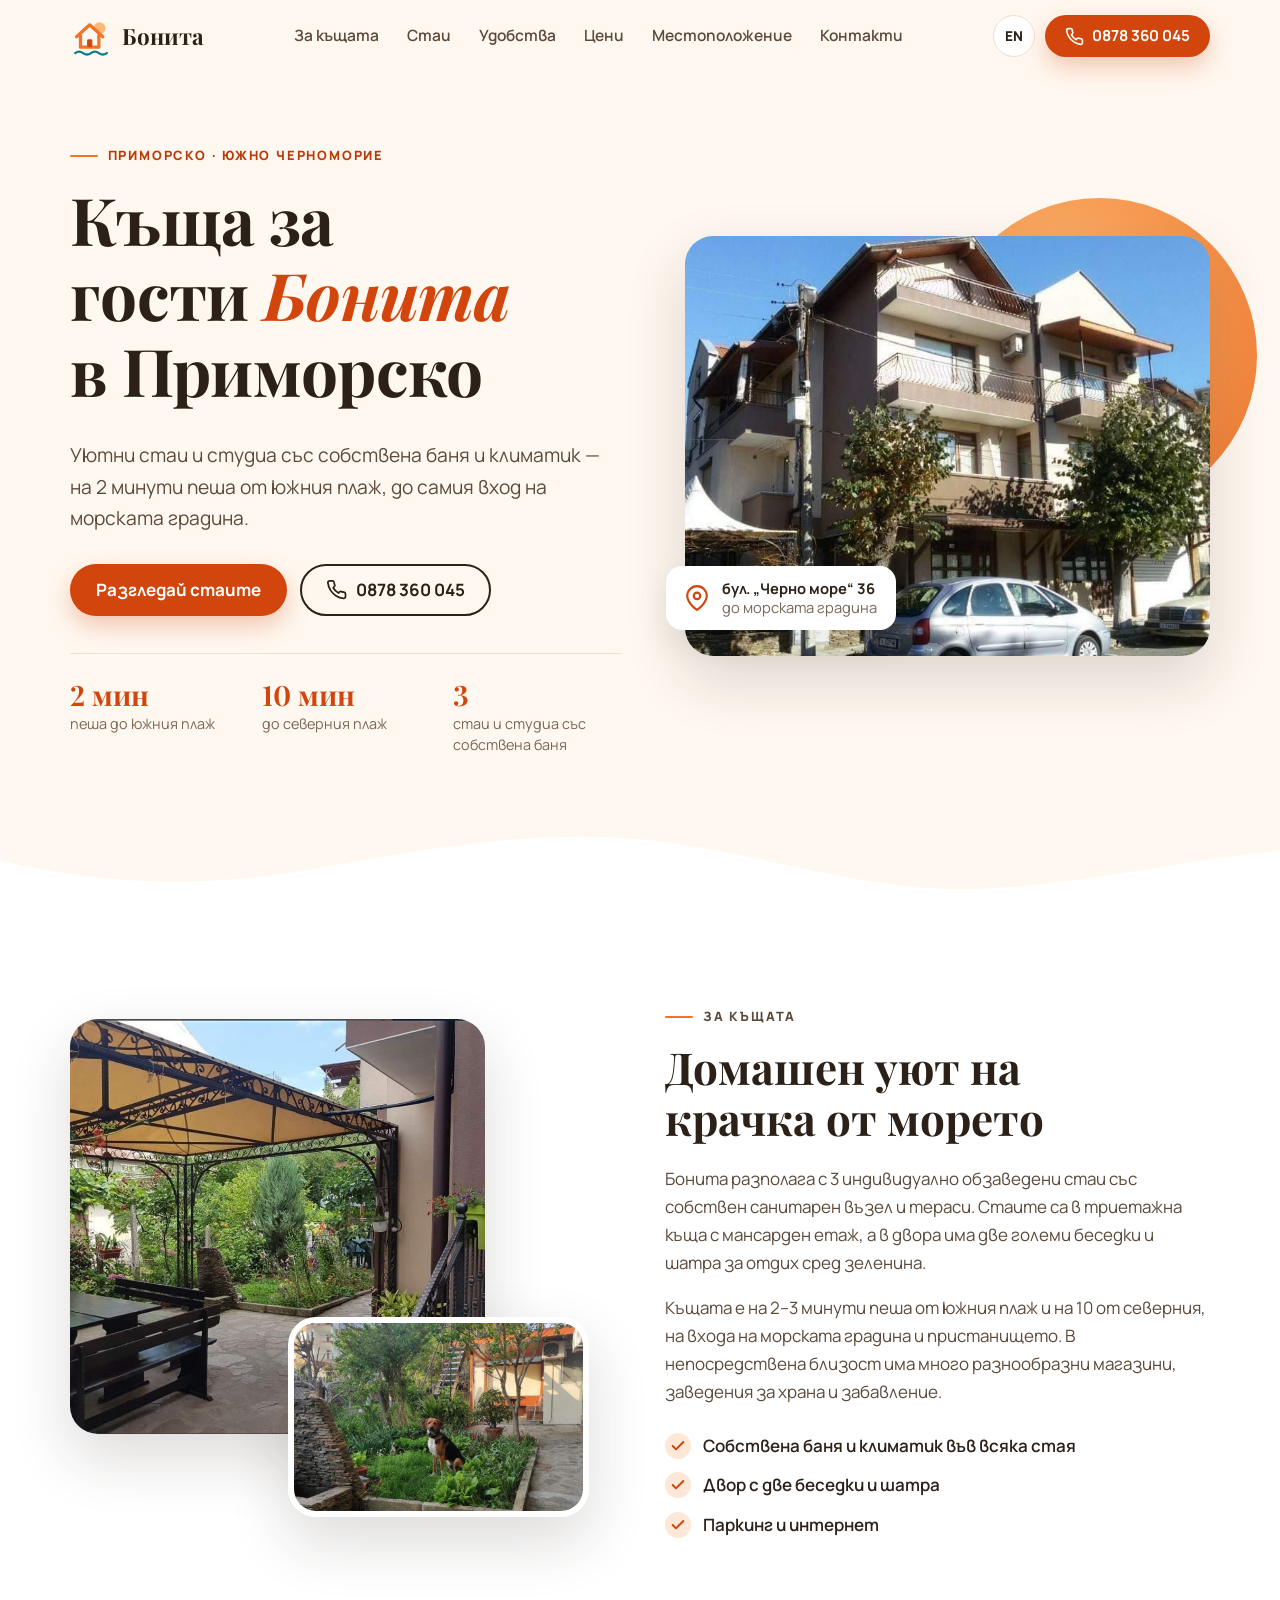
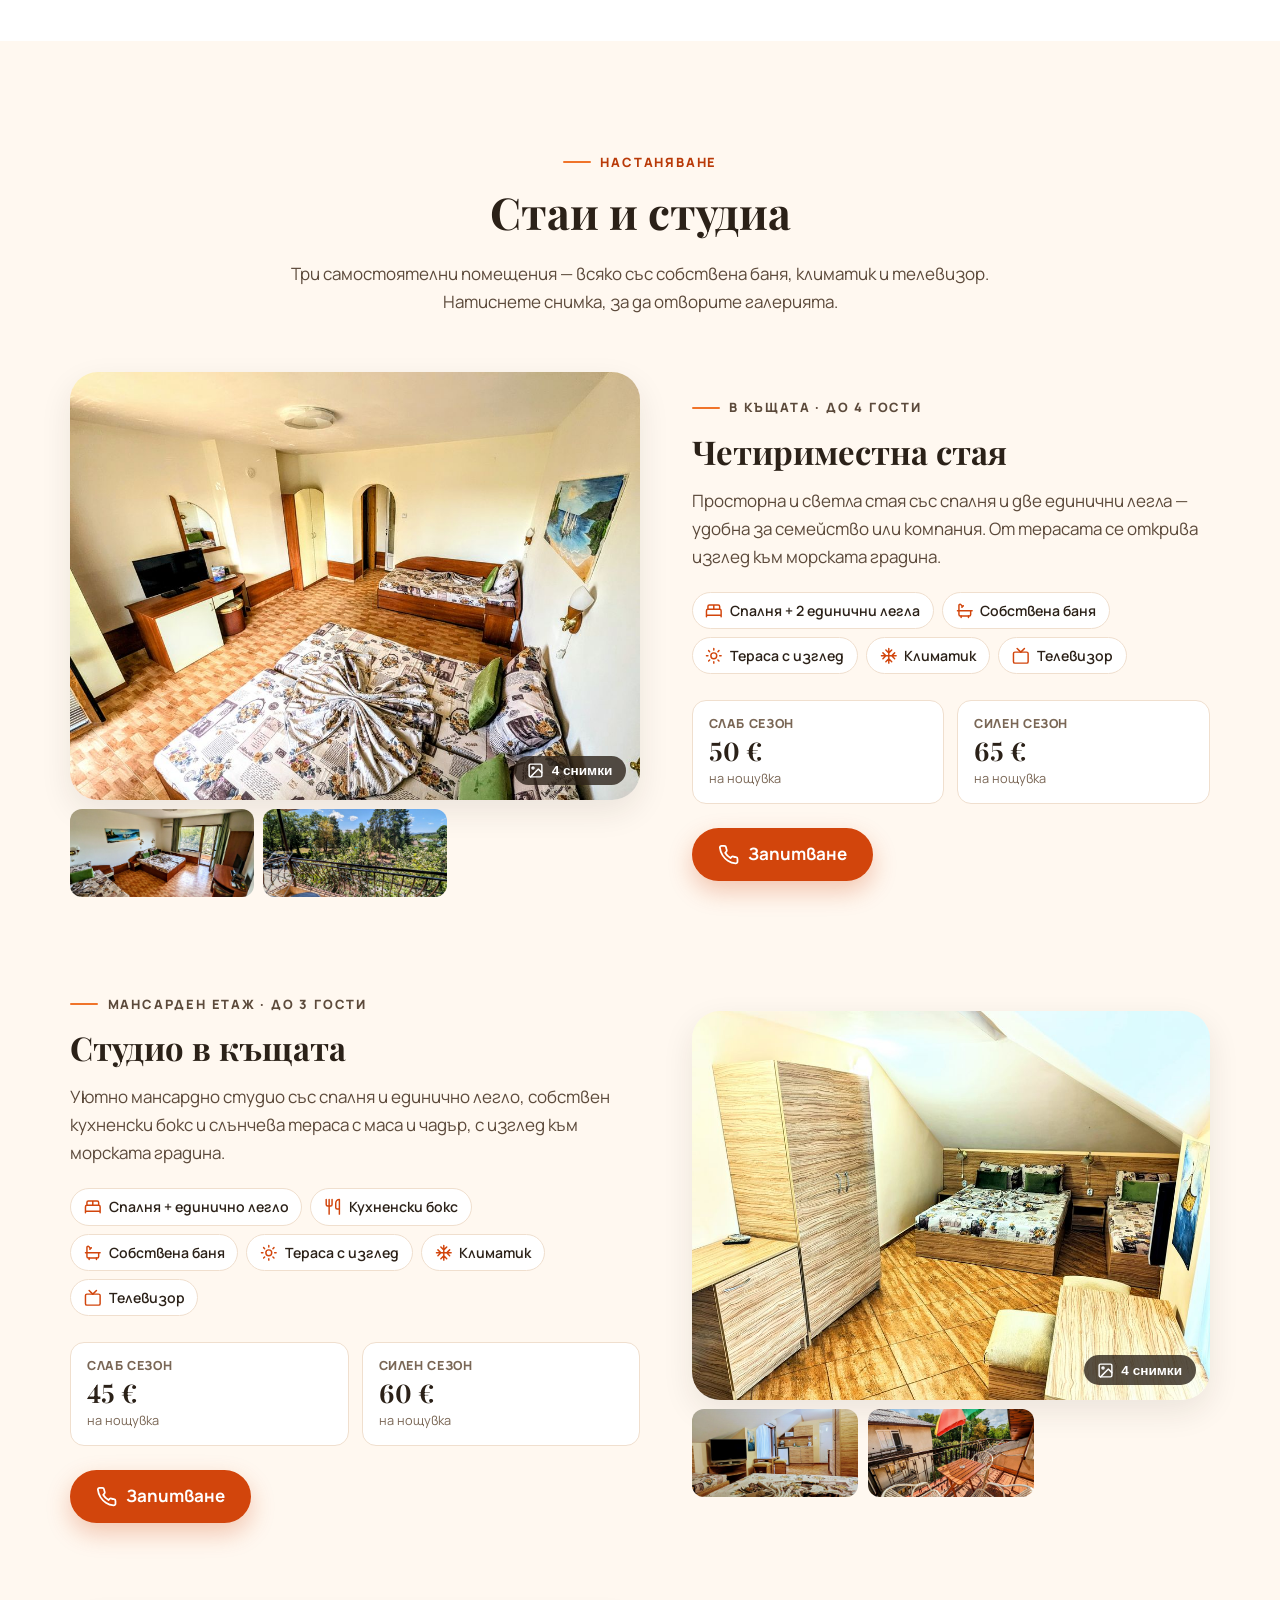
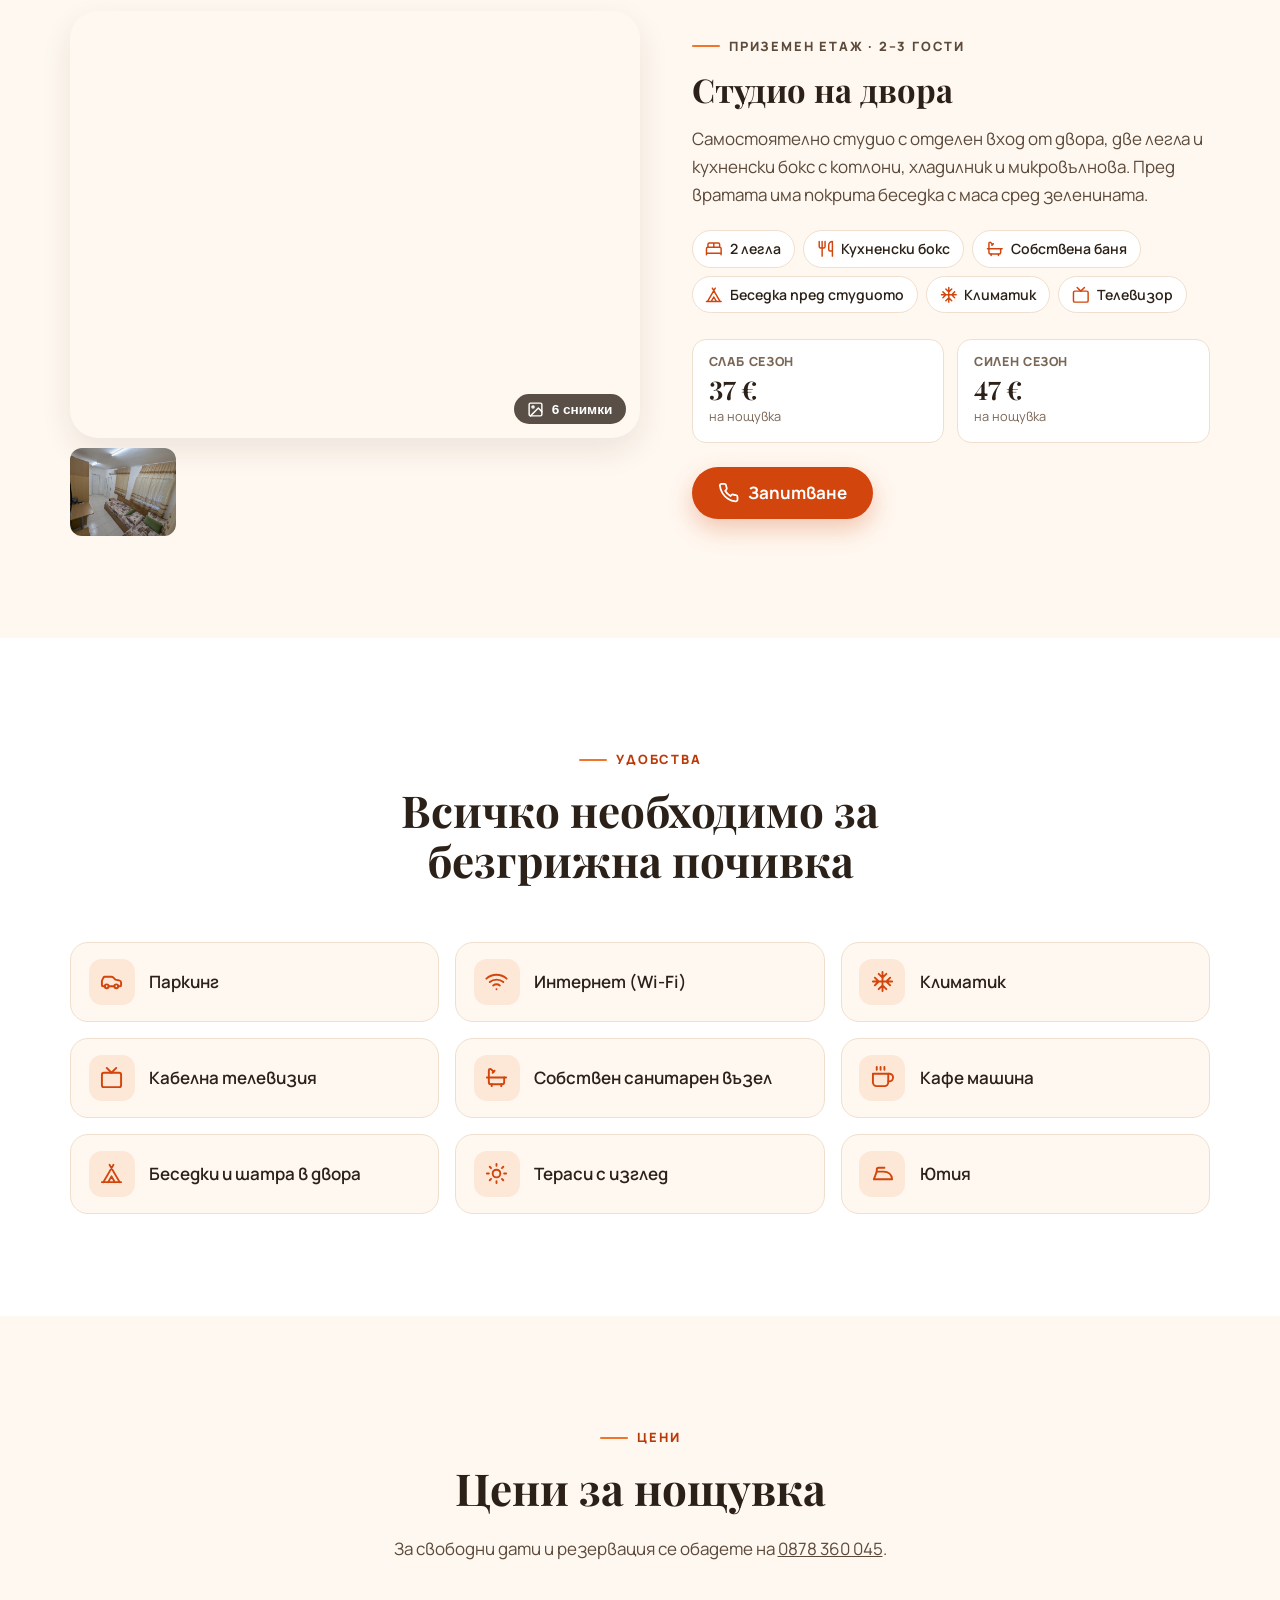
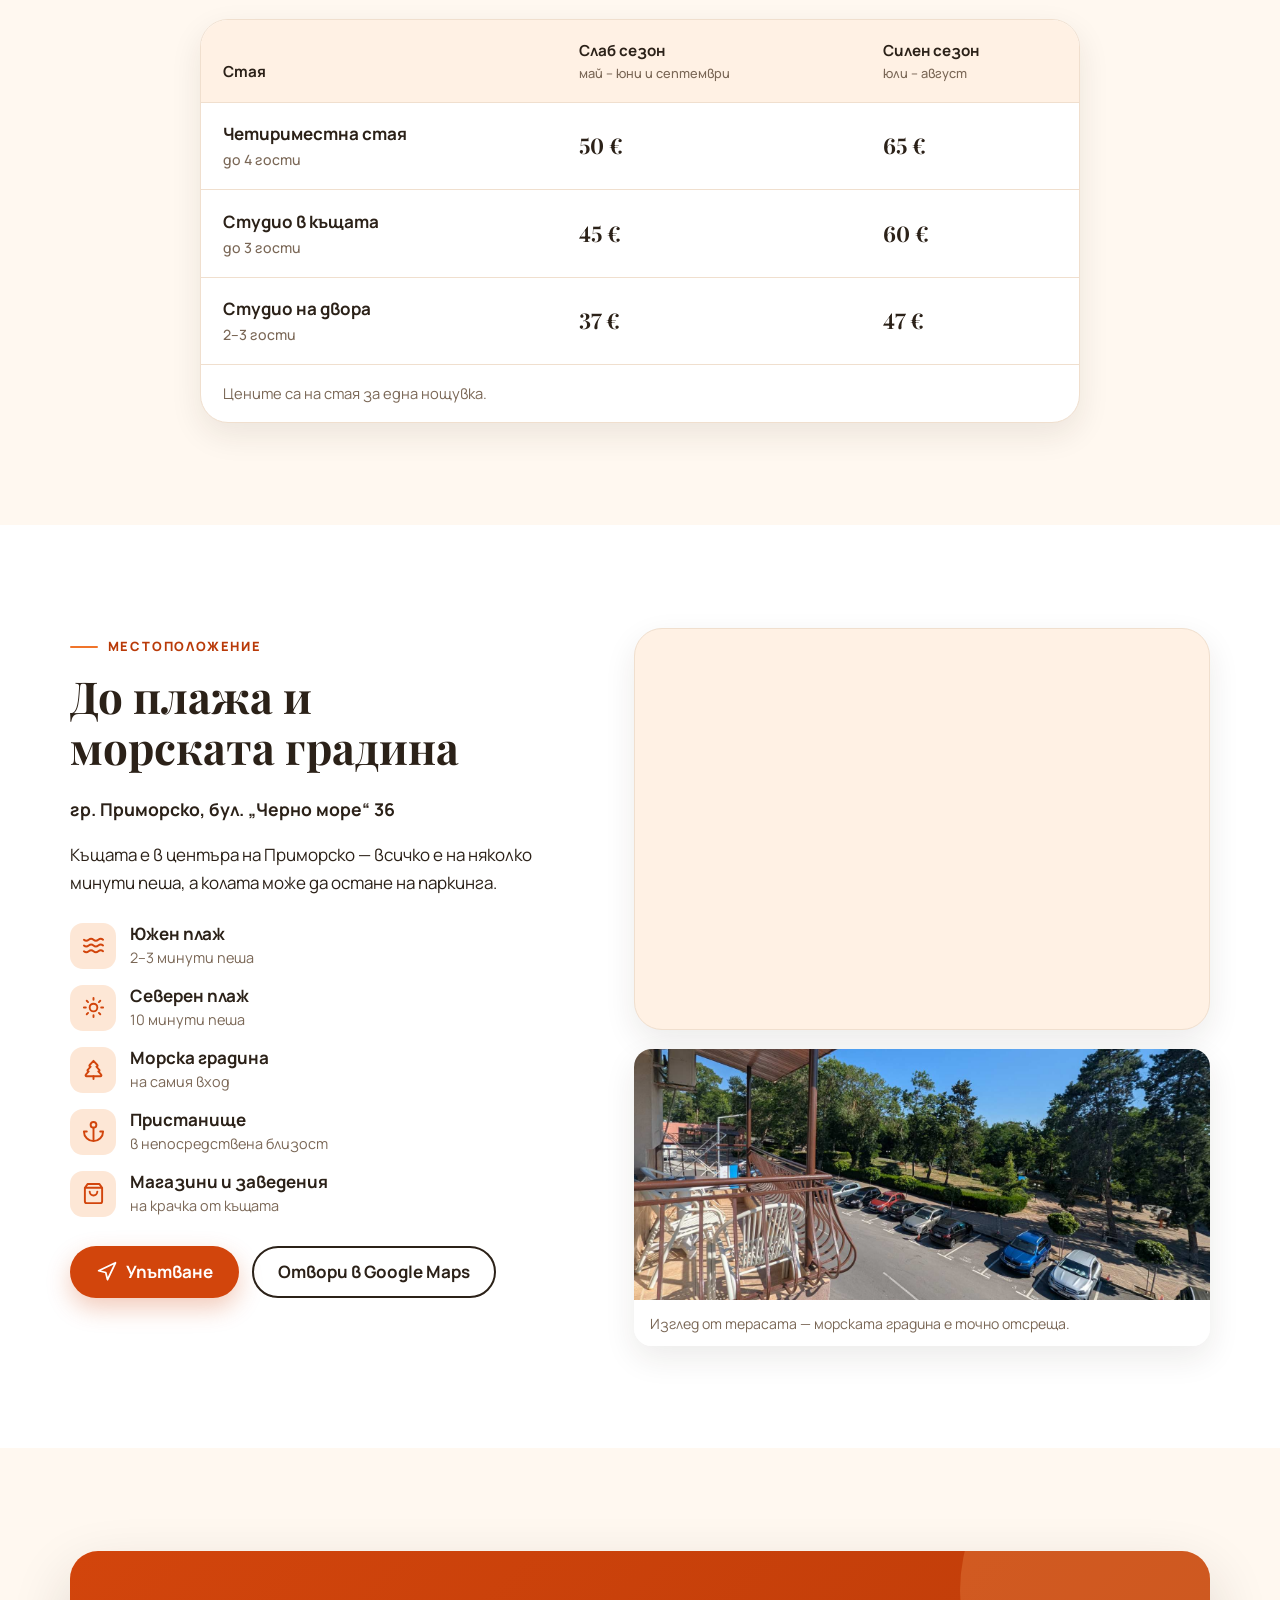
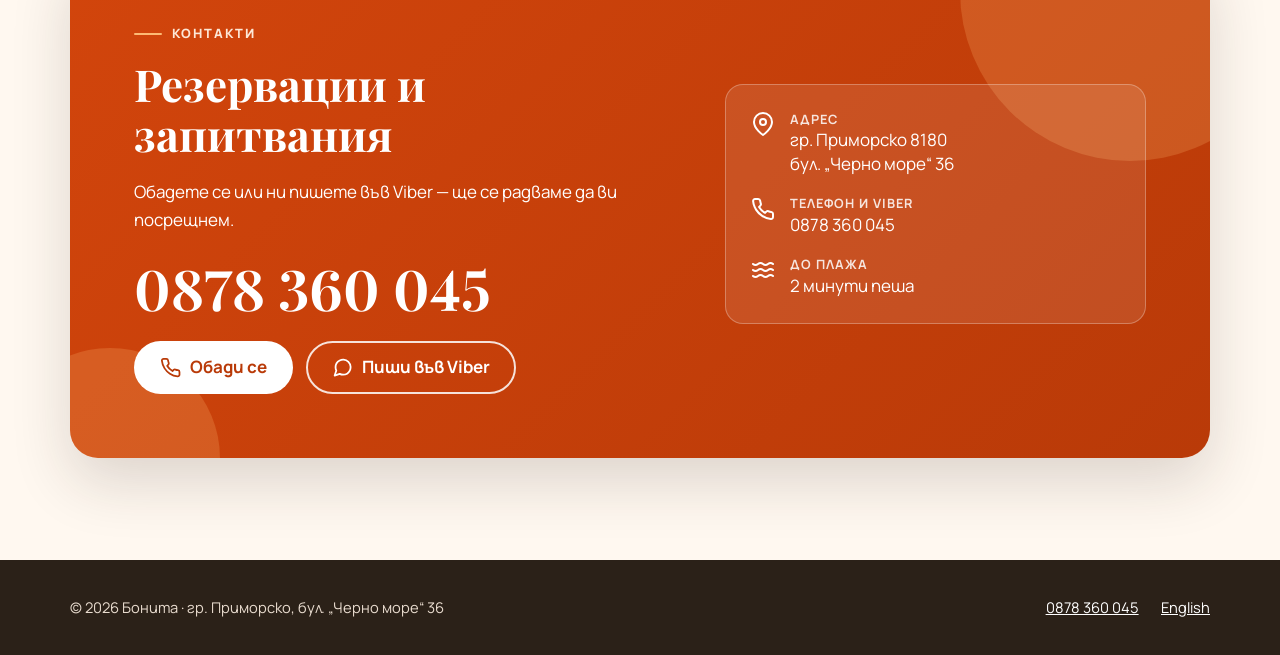
<file: index.html>
<!doctype html>
<html lang="bg">
<head>
  <meta charset="utf-8">
  <meta name="viewport" content="width=device-width, initial-scale=1">

  <title>Бонита – къща за гости в Приморско, на 2 мин от плажа</title>
  <meta name="description" content="Къща за гости Бонита в Приморско – стаи и студиа със собствена баня, климатик и тераса, на 2 минути от южния плаж и морската градина. Паркинг, Wi-Fi.">
  <meta name="robots" content="index, follow, max-image-preview:large">
  <meta name="theme-color" content="#f0742a">

  <link rel="canonical" href="https://house-bonita.com/">
  <link rel="alternate" hreflang="bg" href="https://house-bonita.com/">
  <link rel="alternate" hreflang="en" href="https://house-bonita.com/en/">
  <link rel="alternate" hreflang="x-default" href="https://house-bonita.com/">

  <meta property="og:type" content="website">
  <meta property="og:site_name" content="Бонита">
  <meta property="og:locale" content="bg_BG">
  <meta property="og:locale:alternate" content="en_US">
  <meta property="og:url" content="https://house-bonita.com/">
  <meta property="og:title" content="Бонита – къща за гости в Приморско">
  <meta property="og:description" content="Стаи и студиа със собствена баня, климатик и тераса – на 2 минути от южния плаж и до морската градина в Приморско.">
  <meta property="og:image" content="https://house-bonita.com/images/outside1.jpg">
  <meta property="og:image:width" content="1080">
  <meta property="og:image:height" content="616">
  <meta property="og:image:alt" content="Къща за гости Бонита в Приморско">
  <meta name="twitter:card" content="summary_large_image">

  <meta name="geo.region" content="BG-02">
  <meta name="geo.placename" content="Приморско">
  <meta name="geo.position" content="42.26552;27.75776">

  <link rel="icon" href="images/favicon.svg" type="image/svg+xml">
  <link rel="preconnect" href="https://fonts.googleapis.com">
  <link rel="preconnect" href="https://fonts.gstatic.com" crossorigin>
  <link rel="stylesheet" href="https://fonts.googleapis.com/css2?family=Manrope:wght@400;500;600;700;800&amp;family=Playfair+Display:ital,wght@0,700;1,700&amp;display=swap">
  <link rel="preload" as="image" href="images/outside1.jpg" fetchpriority="high">
  <link rel="stylesheet" href="css/style.css">

  <script type="application/ld+json">
  {
    "@context": "https://schema.org",
    "@type": "LodgingBusiness",
    "@id": "https://house-bonita.com/#lodging",
    "name": "Бонита",
    "alternateName": ["Guest House Bonita", "Къща за гости Бонита"],
    "description": "Къща за гости в Приморско с 3 самостоятелни стаи и студиа със собствена баня, на 2 минути от южния плаж и до входа на морската градина.",
    "url": "https://house-bonita.com/",
    "telephone": "+359878360045",
    "priceRange": "€€",
    "numberOfRooms": 3,
    "image": [
      "https://house-bonita.com/images/outside1.jpg",
      "https://house-bonita.com/images/rooms/room-4-bed/roombig-main.jpg",
      "https://house-bonita.com/images/rooms/studio-inhouse/studio-1.jpg",
      "https://house-bonita.com/images/rooms/studio-ground/studiodvor-main.jpg"
    ],
    "logo": "https://house-bonita.com/images/logo.svg",
    "address": {
      "@type": "PostalAddress",
      "streetAddress": "бул. „Черно море“ 36",
      "addressLocality": "Приморско",
      "addressRegion": "Бургас",
      "postalCode": "8180",
      "addressCountry": "BG"
    },
    "geo": {
      "@type": "GeoCoordinates",
      "latitude": 42.26552,
      "longitude": 27.75776
    },
    "hasMap": "https://www.google.com/maps/search/?api=1&query=bul.+Cherno+More+36%2C+8180+Primorsko%2C+Bulgaria",
    "availableLanguage": ["bg", "en"],
    "amenityFeature": [
      { "@type": "LocationFeatureSpecification", "name": "Паркинг", "value": true },
      { "@type": "LocationFeatureSpecification", "name": "Wi-Fi интернет", "value": true },
      { "@type": "LocationFeatureSpecification", "name": "Климатик", "value": true },
      { "@type": "LocationFeatureSpecification", "name": "Кабелна телевизия", "value": true },
      { "@type": "LocationFeatureSpecification", "name": "Собствена баня", "value": true },
      { "@type": "LocationFeatureSpecification", "name": "Тераса", "value": true },
      { "@type": "LocationFeatureSpecification", "name": "Кафе машина", "value": true },
      { "@type": "LocationFeatureSpecification", "name": "Двор с беседки", "value": true }
    ]
  }
  </script>
</head>
<body>
  <a class="skip-link" href="#main">Към съдържанието</a>

  <!-- Icon sprite -->
  <svg xmlns="http://www.w3.org/2000/svg" style="display:none" aria-hidden="true">
    <symbol id="i-phone" viewBox="0 0 24 24"><path d="M22 16.92v3a2 2 0 0 1-2.18 2 19.79 19.79 0 0 1-8.63-3.07 19.5 19.5 0 0 1-6-6 19.79 19.79 0 0 1-3.07-8.67A2 2 0 0 1 4.11 2h3a2 2 0 0 1 2 1.72c.127.96.361 1.903.7 2.81a2 2 0 0 1-.45 2.11L8.09 9.91a16 16 0 0 0 6 6l1.27-1.27a2 2 0 0 1 2.11-.45c.907.339 1.85.573 2.81.7A2 2 0 0 1 22 16.92z"/></symbol>
    <symbol id="i-pin" viewBox="0 0 24 24"><path d="M21 10c0 7-9 13-9 13s-9-6-9-13a9 9 0 0 1 18 0z"/><circle cx="12" cy="10" r="3"/></symbol>
    <symbol id="i-wifi" viewBox="0 0 24 24"><path d="M5 12.55a11 11 0 0 1 14.08 0"/><path d="M1.42 9a16 16 0 0 1 21.16 0"/><path d="M8.53 16.11a6 6 0 0 1 6.95 0"/><path d="M12 20h.01"/></symbol>
    <symbol id="i-tv" viewBox="0 0 24 24"><rect x="2" y="7" width="20" height="15" rx="2"/><path d="m17 2-5 5-5-5"/></symbol>
    <symbol id="i-coffee" viewBox="0 0 24 24"><path d="M18 8h1a4 4 0 0 1 0 8h-1"/><path d="M2 8h16v9a4 4 0 0 1-4 4H6a4 4 0 0 1-4-4V8z"/><path d="M6 1v3M10 1v3M14 1v3"/></symbol>
    <symbol id="i-car" viewBox="0 0 24 24"><path d="M19 17h2c.6 0 1-.4 1-1v-3c0-.9-.7-1.7-1.5-1.9C18.7 10.6 16 10 16 10s-1.3-1.4-2.2-2.3c-.5-.4-1.1-.7-1.8-.7H5c-.6 0-1.1.4-1.4.9l-1.4 2.9A3.7 3.7 0 0 0 2 12v4c0 .6.4 1 1 1h2"/><circle cx="7" cy="17" r="2"/><path d="M9 17h6"/><circle cx="17" cy="17" r="2"/></symbol>
    <symbol id="i-snow" viewBox="0 0 24 24"><path d="M2 12h20M12 2v20M20 16l-4-4 4-4M4 8l4 4-4 4M16 4l-4 4-4-4M8 20l4-4 4 4"/></symbol>
    <symbol id="i-sun" viewBox="0 0 24 24"><circle cx="12" cy="12" r="4"/><path d="M12 2v2M12 20v2M4.93 4.93l1.41 1.41M17.66 17.66l1.41 1.41M2 12h2M20 12h2M6.34 17.66l-1.41 1.41M19.07 4.93l-1.41 1.41"/></symbol>
    <symbol id="i-bath" viewBox="0 0 24 24"><path d="M9 6 6.5 3.5a1.5 1.5 0 0 0-1-.5C4.68 3 4 3.68 4 4.5V17a2 2 0 0 0 2 2h12a2 2 0 0 0 2-2v-5"/><path d="M2 12h20M7 19v2M17 19v2M10 5 8 7"/></symbol>
    <symbol id="i-users" viewBox="0 0 24 24"><path d="M17 21v-2a4 4 0 0 0-4-4H5a4 4 0 0 0-4 4v2"/><circle cx="9" cy="7" r="4"/><path d="M23 21v-2a4 4 0 0 0-3-3.87M16 3.13a4 4 0 0 1 0 7.75"/></symbol>
    <symbol id="i-tent" viewBox="0 0 24 24"><path d="M3.5 21 14 3M20.5 21 10 3M15.5 21 12 15l-3.5 6M2 21h20"/></symbol>
    <symbol id="i-iron" viewBox="0 0 24 24"><path d="M3 18h19c0-5-4-8-9-8H6l-3 8z"/><path d="M6 10V8a2 2 0 0 1 2-2h6"/></symbol>
    <symbol id="i-utensils" viewBox="0 0 24 24"><path d="M3 2v7c0 1.1.9 2 2 2h4a2 2 0 0 0 2-2V2M7 2v20M21 15V2a5 5 0 0 0-5 5v6c0 1.1.9 2 2 2h3zm0 0v7"/></symbol>
    <symbol id="i-bed" viewBox="0 0 24 24"><path d="M2 20v-8a2 2 0 0 1 2-2h16a2 2 0 0 1 2 2v8M4 10V6a2 2 0 0 1 2-2h12a2 2 0 0 1 2 2v4M12 4v6M2 18h20"/></symbol>
    <symbol id="i-image" viewBox="0 0 24 24"><rect x="3" y="3" width="18" height="18" rx="2"/><circle cx="8.5" cy="8.5" r="1.5"/><path d="m21 15-5-5L5 21"/></symbol>
    <symbol id="i-left" viewBox="0 0 24 24"><path d="m15 18-6-6 6-6"/></symbol>
    <symbol id="i-right" viewBox="0 0 24 24"><path d="m9 18 6-6-6-6"/></symbol>
    <symbol id="i-close" viewBox="0 0 24 24"><path d="M18 6 6 18M6 6l12 12"/></symbol>
    <symbol id="i-menu" viewBox="0 0 24 24"><path d="M3 12h18M3 6h18M3 18h18"/></symbol>
    <symbol id="i-waves" viewBox="0 0 24 24"><path d="M2 6c.6.5 1.2 1 2.5 1C7 7 7 5 9.5 5c2.6 0 2.4 2 5 2 2.5 0 2.5-2 5-2 1.3 0 1.9.5 2.5 1M2 12c.6.5 1.2 1 2.5 1 2.5 0 2.5-2 5-2 2.6 0 2.4 2 5 2 2.5 0 2.5-2 5-2 1.3 0 1.9.5 2.5 1M2 18c.6.5 1.2 1 2.5 1 2.5 0 2.5-2 5-2 2.6 0 2.4 2 5 2 2.5 0 2.5-2 5-2 1.3 0 1.9.5 2.5 1"/></symbol>
    <symbol id="i-tree" viewBox="0 0 24 24"><path d="m17 14 3 3.3a1 1 0 0 1-.7 1.7H4.7a1 1 0 0 1-.7-1.7L7 14h-.3a1 1 0 0 1-.7-1.7L9 9h-.2A1 1 0 0 1 8 7.3L12 3l4 4.3a1 1 0 0 1-.8 1.7H15l3 3.3a1 1 0 0 1-.7 1.7H17z"/><path d="M12 22v-3"/></symbol>
    <symbol id="i-anchor" viewBox="0 0 24 24"><circle cx="12" cy="5" r="3"/><path d="M12 22V8M5 12H2a10 10 0 0 0 20 0h-3"/></symbol>
    <symbol id="i-bag" viewBox="0 0 24 24"><path d="M6 2 3 6v14a2 2 0 0 0 2 2h14a2 2 0 0 0 2-2V6l-3-4zM3 6h18M16 10a4 4 0 0 1-8 0"/></symbol>
    <symbol id="i-chat" viewBox="0 0 24 24"><path d="M21 11.5a8.38 8.38 0 0 1-.9 3.8 8.5 8.5 0 0 1-7.6 4.7 8.38 8.38 0 0 1-3.8-.9L3 21l1.9-5.7a8.38 8.38 0 0 1-.9-3.8 8.5 8.5 0 0 1 4.7-7.6 8.38 8.38 0 0 1 3.8-.9h.5a8.48 8.48 0 0 1 8 8v.5z"/></symbol>
    <symbol id="i-nav" viewBox="0 0 24 24"><path d="m3 11 19-9-9 19-2-8-8-2z"/></symbol>
    <symbol id="i-check" viewBox="0 0 24 24"><path d="M20 6 9 17l-5-5"/></symbol>
  </svg>

  <header class="header" id="top">
    <div class="container header__inner">
      <a class="brand" href="#top">
        <img src="images/logo.svg" width="42" height="42" alt="">
        <span>Бонита</span>
      </a>

      <nav class="nav" id="nav" aria-label="Основна навигация">
        <a href="#about">За къщата</a>
        <a href="#rooms">Стаи</a>
        <a href="#amenities">Удобства</a>
        <a href="#prices">Цени</a>
        <a href="#location">Местоположение</a>
        <a href="#contact">Контакти</a>
      </nav>

      <div class="header__actions">
        <a class="lang" href="en/" hreflang="en" lang="en" data-lang-link aria-label="English version">EN</a>
        <a class="btn btn--primary btn--sm header__call" href="tel:+359878360045" aria-label="Обадете се на 0878 360 045">
          <svg class="icon" aria-hidden="true"><use href="#i-phone"/></svg>
          <span>0878 360 045</span>
        </a>
        <button class="nav-toggle" type="button" aria-controls="nav" aria-expanded="false" aria-label="Меню">
          <svg class="icon" aria-hidden="true"><use href="#i-menu"/></svg>
        </button>
      </div>
    </div>
  </header>

  <main id="main">

    <!-- Hero -->
    <section class="hero">
      <div class="container hero__inner">
        <div class="hero__text">
          <p class="eyebrow">Приморско · Южно Черноморие</p>
          <h1>Къща за гости <em>Бонита</em> в Приморско</h1>
          <p class="hero__lead">Уютни стаи и студиа със собствена баня и климатик — на 2 минути пеша от южния плаж, до самия вход на морската градина.</p>

          <div class="hero__actions">
            <a class="btn btn--primary" href="#rooms">Разгледай стаите</a>
            <a class="btn btn--ghost" href="tel:+359878360045">
              <svg class="icon" aria-hidden="true"><use href="#i-phone"/></svg>
              0878 360 045
            </a>
          </div>

          <ul class="hero__facts">
            <li><strong>2 мин</strong><span>пеша до южния плаж</span></li>
            <li><strong>10 мин</strong><span>до северния плаж</span></li>
            <li><strong>3</strong><span>стаи и студиа със собствена баня</span></li>
          </ul>
        </div>

        <div class="hero__media">
          <div class="hero__frame">
            <img src="images/outside1.jpg" width="1080" height="616" alt="Къща за гости Бонита в Приморско – изглед от улицата" fetchpriority="high">
          </div>
          <div class="hero__badge">
            <svg class="icon" aria-hidden="true"><use href="#i-pin"/></svg>
            <div><strong>бул. „Черно море“ 36</strong><span>до морската градина</span></div>
          </div>
        </div>
      </div>

      <svg class="hero__wave" viewBox="0 0 1440 80" preserveAspectRatio="none" aria-hidden="true">
        <path fill="#fff" d="M0 42c120 28 240 28 360 8s240-40 360-30 240 52 360 52 240-30 360-40v48H0z"/>
      </svg>
    </section>

    <!-- About -->
    <section class="section section--white" id="about">
      <div class="container about">
        <div class="about__media">
          <figure class="about__photo about__photo--main">
            <img src="images/outside3.jpg" width="1043" height="784" alt="Беседка с шатра в двора на Бонита" loading="lazy" decoding="async">
          </figure>
          <figure class="about__photo about__photo--small">
            <img src="images/outside2.jpg" width="1080" height="620" alt="Градината в двора на Бонита" loading="lazy" decoding="async">
          </figure>
        </div>

        <div class="about__text">
          <p class="eyebrow">За къщата</p>
          <h2>Домашен уют на крачка от морето</h2>
          <p>Бонита разполага с 3 индивидуално обзаведени стаи със собствен санитарен възел и тераси. Стаите са в триетажна къща с мансарден етаж, а в двора има две големи беседки и шатра за отдих сред зеленина.</p>
          <p>Къщата е на 2–3 минути пеша от южния плаж и на 10 от северния, на входа на морската градина и пристанището. В непосредствена близост има много разнообразни магазини, заведения за храна и забавление.</p>
          <ul class="checks">
            <li><svg class="icon" aria-hidden="true"><use href="#i-check"/></svg>Собствена баня и климатик във всяка стая</li>
            <li><svg class="icon" aria-hidden="true"><use href="#i-check"/></svg>Двор с две беседки и шатра</li>
            <li><svg class="icon" aria-hidden="true"><use href="#i-check"/></svg>Паркинг и интернет</li>
          </ul>
        </div>
      </div>
    </section>

    <!-- Rooms -->
    <section class="section" id="rooms">
      <div class="container">
        <header class="section__head">
          <p class="eyebrow">Настаняване</p>
          <h2>Стаи и студиа</h2>
          <p class="section__lead">Три самостоятелни помещения — всяко със собствена баня, климатик и телевизор. Натиснете снимка, за да отворите галерията.</p>
        </header>

        <div class="rooms">

          <article class="room" id="room-4-bed">
            <div class="room__media">
              <button class="room__photo" type="button" data-gallery="room-4-bed" aria-label="Отвори галерията на Четириместна стая">
                <img src="images/rooms/room-4-bed/roombig-main.jpg" width="1000" height="753" alt="Четириместна стая в Бонита – спалня и единично легло" loading="lazy" decoding="async">
                <span class="room__count"><svg class="icon" aria-hidden="true"><use href="#i-image"/></svg>4 снимки</span>
              </button>
              <div class="room__thumbs">
                <button type="button" data-gallery="room-4-bed"><img src="images/rooms/room-4-bed/roombig-2.jpg" width="1000" height="753" alt="Четириместна стая – легла и изход към терасата" loading="lazy" decoding="async"></button>
                <button type="button" data-gallery="room-4-bed"><img src="images/rooms/room-4-bed/roombig.jpg" width="1000" height="753" alt="Изглед от терасата на четириместната стая към морската градина" loading="lazy" decoding="async"></button>
                <button type="button" data-gallery="room-4-bed"><img src="images/rooms/room-4-bed/roombig-bath.jpg" width="752" height="999" alt="Баня на четириместната стая" loading="lazy" decoding="async"></button>
              </div>
            </div>
            <div class="room__body">
              <p class="eyebrow">В къщата · до 4 гости</p>
              <h3>Четириместна стая</h3>
              <p>Просторна и светла стая със спалня и две единични легла — удобна за семейство или компания. От терасата се открива изглед към морската градина.</p>
              <ul class="chips">
                <li><svg class="icon" aria-hidden="true"><use href="#i-bed"/></svg>Спалня + 2 единични легла</li>
                <li><svg class="icon" aria-hidden="true"><use href="#i-bath"/></svg>Собствена баня</li>
                <li><svg class="icon" aria-hidden="true"><use href="#i-sun"/></svg>Тераса с изглед</li>
                <li><svg class="icon" aria-hidden="true"><use href="#i-snow"/></svg>Климатик</li>
                <li><svg class="icon" aria-hidden="true"><use href="#i-tv"/></svg>Телевизор</li>
              </ul>
              <div class="room__prices" data-room-prices="room-4-bed"></div>
              <a class="btn btn--primary" href="tel:+359878360045">
                <svg class="icon" aria-hidden="true"><use href="#i-phone"/></svg>
                Запитване
              </a>
            </div>
          </article>

          <article class="room" id="studio-inhouse">
            <div class="room__media">
              <button class="room__photo" type="button" data-gallery="studio-inhouse" aria-label="Отвори галерията на Студио в къщата">
                <img src="images/rooms/studio-inhouse/studio-1.jpg" width="1000" height="753" alt="Мансардно студио в Бонита – спалня и единично легло" loading="lazy" decoding="async">
                <span class="room__count"><svg class="icon" aria-hidden="true"><use href="#i-image"/></svg>4 снимки</span>
              </button>
              <div class="room__thumbs">
                <button type="button" data-gallery="studio-inhouse"><img src="images/rooms/studio-inhouse/studio-3.jpg" width="1000" height="753" alt="Мансардно студио – кухненски бокс и телевизор" loading="lazy" decoding="async"></button>
                <button type="button" data-gallery="studio-inhouse"><img src="images/rooms/studio-inhouse/studio-4.jpg" width="1000" height="753" alt="Тераса на мансардното студио с маса и чадър" loading="lazy" decoding="async"></button>
                <button type="button" data-gallery="studio-inhouse"><img src="images/rooms/studio-inhouse/studio-2.jpg" width="752" height="999" alt="Баня на мансардното студио" loading="lazy" decoding="async"></button>
              </div>
            </div>
            <div class="room__body">
              <p class="eyebrow">Мансарден етаж · до 3 гости</p>
              <h3>Студио в къщата</h3>
              <p>Уютно мансардно студио със спалня и единично легло, собствен кухненски бокс и слънчева тераса с маса и чадър, с изглед към морската градина.</p>
              <ul class="chips">
                <li><svg class="icon" aria-hidden="true"><use href="#i-bed"/></svg>Спалня + единично легло</li>
                <li><svg class="icon" aria-hidden="true"><use href="#i-utensils"/></svg>Кухненски бокс</li>
                <li><svg class="icon" aria-hidden="true"><use href="#i-bath"/></svg>Собствена баня</li>
                <li><svg class="icon" aria-hidden="true"><use href="#i-sun"/></svg>Тераса с изглед</li>
                <li><svg class="icon" aria-hidden="true"><use href="#i-snow"/></svg>Климатик</li>
                <li><svg class="icon" aria-hidden="true"><use href="#i-tv"/></svg>Телевизор</li>
              </ul>
              <div class="room__prices" data-room-prices="studio-inhouse"></div>
              <a class="btn btn--primary" href="tel:+359878360045">
                <svg class="icon" aria-hidden="true"><use href="#i-phone"/></svg>
                Запитване
              </a>
            </div>
          </article>

          <article class="room" id="studio-ground">
            <div class="room__media">
              <button class="room__photo" type="button" data-gallery="studio-ground" aria-label="Отвори галерията на Студио на двора">
                <img src="images/rooms/studio-ground/studiodvor-main.jpg" width="1600" height="1205" alt="Студио на двора в Бонита – кухненски бокс и легла" loading="lazy" decoding="async">
                <span class="room__count"><svg class="icon" aria-hidden="true"><use href="#i-image"/></svg>6 снимки</span>
              </button>
              <div class="room__thumbs">
                <button type="button" data-gallery="studio-ground"><img src="images/rooms/studio-ground/studiodvor-4.jpg" width="1600" height="1205" alt="Студио на двора – две легла, телевизор и климатик" loading="lazy" decoding="async"></button>
                <button type="button" data-gallery="studio-ground"><img src="images/rooms/studio-ground/studiodvor-3.jpg" width="1600" height="1200" alt="Вход на студиото на двора с покрита беседка" loading="lazy" decoding="async"></button>
                <button type="button" data-gallery="studio-ground"><img src="images/rooms/studio-ground/studiodvor-2.jpg" width="1600" height="1200" alt="Беседка с маса пред студиото на двора" loading="lazy" decoding="async"></button>
                <button type="button" data-gallery="studio-ground"><img src="images/rooms/studio-ground/studiodvor-bath.jpg" width="1600" height="1205" alt="Баня на студиото на двора" loading="lazy" decoding="async"></button>
                <button type="button" data-gallery="studio-ground"><img src="images/rooms/studio-ground/studiodvor-1.jpg" width="1600" height="1205" alt="Баня на студиото на двора – душ и мивка" loading="lazy" decoding="async"></button>
              </div>
            </div>
            <div class="room__body">
              <p class="eyebrow">Приземен етаж · 2–3 гости</p>
              <h3>Студио на двора</h3>
              <p>Самостоятелно студио с отделен вход от двора, две легла и кухненски бокс с котлони, хладилник и микровълнова. Пред вратата има покрита беседка с маса сред зеленината.</p>
              <ul class="chips">
                <li><svg class="icon" aria-hidden="true"><use href="#i-bed"/></svg>2 легла</li>
                <li><svg class="icon" aria-hidden="true"><use href="#i-utensils"/></svg>Кухненски бокс</li>
                <li><svg class="icon" aria-hidden="true"><use href="#i-bath"/></svg>Собствена баня</li>
                <li><svg class="icon" aria-hidden="true"><use href="#i-tent"/></svg>Беседка пред студиото</li>
                <li><svg class="icon" aria-hidden="true"><use href="#i-snow"/></svg>Климатик</li>
                <li><svg class="icon" aria-hidden="true"><use href="#i-tv"/></svg>Телевизор</li>
              </ul>
              <div class="room__prices" data-room-prices="studio-ground"></div>
              <a class="btn btn--primary" href="tel:+359878360045">
                <svg class="icon" aria-hidden="true"><use href="#i-phone"/></svg>
                Запитване
              </a>
            </div>
          </article>

        </div>
      </div>
    </section>

    <!-- Amenities -->
    <section class="section section--white" id="amenities">
      <div class="container">
        <header class="section__head">
          <p class="eyebrow">Удобства</p>
          <h2>Всичко необходимо за безгрижна почивка</h2>
        </header>

        <ul class="amenities">
          <li><span class="amenities__icon"><svg class="icon" aria-hidden="true"><use href="#i-car"/></svg></span>Паркинг</li>
          <li><span class="amenities__icon"><svg class="icon" aria-hidden="true"><use href="#i-wifi"/></svg></span>Интернет (Wi-Fi)</li>
          <li><span class="amenities__icon"><svg class="icon" aria-hidden="true"><use href="#i-snow"/></svg></span>Климатик</li>
          <li><span class="amenities__icon"><svg class="icon" aria-hidden="true"><use href="#i-tv"/></svg></span>Кабелна телевизия</li>
          <li><span class="amenities__icon"><svg class="icon" aria-hidden="true"><use href="#i-bath"/></svg></span>Собствен санитарен възел</li>
          <li><span class="amenities__icon"><svg class="icon" aria-hidden="true"><use href="#i-coffee"/></svg></span>Кафе машина</li>
          <li><span class="amenities__icon"><svg class="icon" aria-hidden="true"><use href="#i-tent"/></svg></span>Беседки и шатра в двора</li>
          <li><span class="amenities__icon"><svg class="icon" aria-hidden="true"><use href="#i-sun"/></svg></span>Тераси с изглед</li>
          <li><span class="amenities__icon"><svg class="icon" aria-hidden="true"><use href="#i-iron"/></svg></span>Ютия</li>
        </ul>
      </div>
    </section>

    <!-- Prices: values come from js/prices.js -->
    <section class="section" id="prices">
      <div class="container">
        <header class="section__head">
          <p class="eyebrow">Цени</p>
          <h2>Цени за нощувка</h2>
          <p class="section__lead">За свободни дати и резервация се обадете на <a href="tel:+359878360045">0878 360 045</a>.</p>
        </header>

        <div class="prices-card">
          <div class="prices-scroll">
            <table class="prices-table" data-price-table>
              <thead>
                <tr>
                  <th scope="col">Стая</th>
                </tr>
              </thead>
              <tbody>
                <tr data-room="room-4-bed">
                  <th scope="row"><a href="#room-4-bed">Четириместна стая</a><small>до 4 гости</small></th>
                </tr>
                <tr data-room="studio-inhouse">
                  <th scope="row"><a href="#studio-inhouse">Студио в къщата</a><small>до 3 гости</small></th>
                </tr>
                <tr data-room="studio-ground">
                  <th scope="row"><a href="#studio-ground">Студио на двора</a><small>2–3 гости</small></th>
                </tr>
              </tbody>
            </table>
          </div>
          <p class="prices-note" data-prices-note></p>
          <p class="prices-note" data-prices-fallback hidden>Цени по запитване — обадете се на 0878 360 045.</p>
        </div>
      </div>
    </section>

    <!-- Location -->
    <section class="section section--white" id="location">
      <div class="container location">
        <div class="location__text">
          <p class="eyebrow">Местоположение</p>
          <h2>До плажа и морската градина</h2>
          <p class="location__address">гр. Приморско, бул. „Черно море“ 36</p>
          <p>Къщата е в центъра на Приморско — всичко е на няколко минути пеша, а колата може да остане на паркинга.</p>

          <ul class="distances">
            <li>
              <span class="amenities__icon"><svg class="icon" aria-hidden="true"><use href="#i-waves"/></svg></span>
              <div><strong>Южен плаж</strong><small>2–3 минути пеша</small></div>
            </li>
            <li>
              <span class="amenities__icon"><svg class="icon" aria-hidden="true"><use href="#i-sun"/></svg></span>
              <div><strong>Северен плаж</strong><small>10 минути пеша</small></div>
            </li>
            <li>
              <span class="amenities__icon"><svg class="icon" aria-hidden="true"><use href="#i-tree"/></svg></span>
              <div><strong>Морска градина</strong><small>на самия вход</small></div>
            </li>
            <li>
              <span class="amenities__icon"><svg class="icon" aria-hidden="true"><use href="#i-anchor"/></svg></span>
              <div><strong>Пристанище</strong><small>в непосредствена близост</small></div>
            </li>
            <li>
              <span class="amenities__icon"><svg class="icon" aria-hidden="true"><use href="#i-bag"/></svg></span>
              <div><strong>Магазини и заведения</strong><small>на крачка от къщата</small></div>
            </li>
          </ul>

          <div class="location__actions">
            <a class="btn btn--primary" href="https://www.google.com/maps/dir/?api=1&amp;destination=bul.+Cherno+More+36%2C+8180+Primorsko%2C+Bulgaria" target="_blank" rel="noopener">
              <svg class="icon" aria-hidden="true"><use href="#i-nav"/></svg>
              Упътване
            </a>
            <a class="btn btn--ghost" href="https://www.google.com/maps/search/?api=1&amp;query=bul.+Cherno+More+36%2C+8180+Primorsko%2C+Bulgaria" target="_blank" rel="noopener">Отвори в Google Maps</a>
          </div>
        </div>

        <div class="location__media">
          <div class="map">
            <iframe src="https://www.google.com/maps?q=bul.+Cherno+More+36,+8180+Primorsko,+Bulgaria&amp;hl=bg&amp;z=17&amp;output=embed" title="Карта – Бонита, бул. „Черно море“ 36, Приморско" loading="lazy" referrerpolicy="no-referrer-when-downgrade" allowfullscreen></iframe>
          </div>
          <figure class="location__photo">
            <img src="images/parking1.jpg" width="1600" height="1205" alt="Изглед от терасата на Бонита към морската градина и паркинга" loading="lazy" decoding="async">
            <figcaption>Изглед от терасата — морската градина е точно отсреща.</figcaption>
          </figure>
        </div>
      </div>
    </section>

    <!-- Contact -->
    <section class="section" id="contact">
      <div class="container">
        <div class="contact-card">
          <div>
            <p class="eyebrow">Контакти</p>
            <h2>Резервации и запитвания</h2>
            <p>Обадете се или ни пишете във Viber — ще се радваме да ви посрещнем.</p>
            <a class="contact__phone" href="tel:+359878360045">0878 360 045</a>
            <div class="contact__actions">
              <a class="btn btn--light" href="tel:+359878360045">
                <svg class="icon" aria-hidden="true"><use href="#i-phone"/></svg>
                Обади се
              </a>
              <a class="btn btn--outline-light" href="viber://chat?number=%2B359878360045">
                <svg class="icon" aria-hidden="true"><use href="#i-chat"/></svg>
                Пиши във Viber
              </a>
            </div>
          </div>

          <ul class="contact__info">
            <li>
              <svg class="icon" aria-hidden="true"><use href="#i-pin"/></svg>
              <div><small>Адрес</small>гр. Приморско 8180<br>бул. „Черно море“ 36</div>
            </li>
            <li>
              <svg class="icon" aria-hidden="true"><use href="#i-phone"/></svg>
              <div><small>Телефон и Viber</small>0878 360 045</div>
            </li>
            <li>
              <svg class="icon" aria-hidden="true"><use href="#i-waves"/></svg>
              <div><small>До плажа</small>2 минути пеша</div>
            </li>
          </ul>
        </div>
      </div>
    </section>

  </main>

  <footer class="footer">
    <div class="container footer__inner">
      <p>© <span data-year>2026</span> Бонита · гр. Приморско, бул. „Черно море“ 36</p>
      <div class="footer__links">
        <a href="tel:+359878360045">0878 360 045</a>
        <a href="en/" hreflang="en" lang="en" data-lang-link>English</a>
      </div>
    </div>
  </footer>

  <!-- Lightbox -->
  <div class="lightbox" id="lightbox" role="dialog" aria-modal="true" aria-label="Галерия" hidden>
    <button class="lightbox__btn lightbox__close" type="button" aria-label="Затвори">
      <svg class="icon" aria-hidden="true"><use href="#i-close"/></svg>
    </button>
    <button class="lightbox__btn lightbox__prev" type="button" aria-label="Предишна снимка">
      <svg class="icon" aria-hidden="true"><use href="#i-left"/></svg>
    </button>
    <figure class="lightbox__figure">
      <img class="lightbox__img" alt="">
      <figcaption class="lightbox__caption" aria-live="polite"></figcaption>
    </figure>
    <button class="lightbox__btn lightbox__next" type="button" aria-label="Следваща снимка">
      <svg class="icon" aria-hidden="true"><use href="#i-right"/></svg>
    </button>
  </div>

  <script src="js/prices.js"></script>
  <script src="js/main.js"></script>
</body>
</html>
</file>
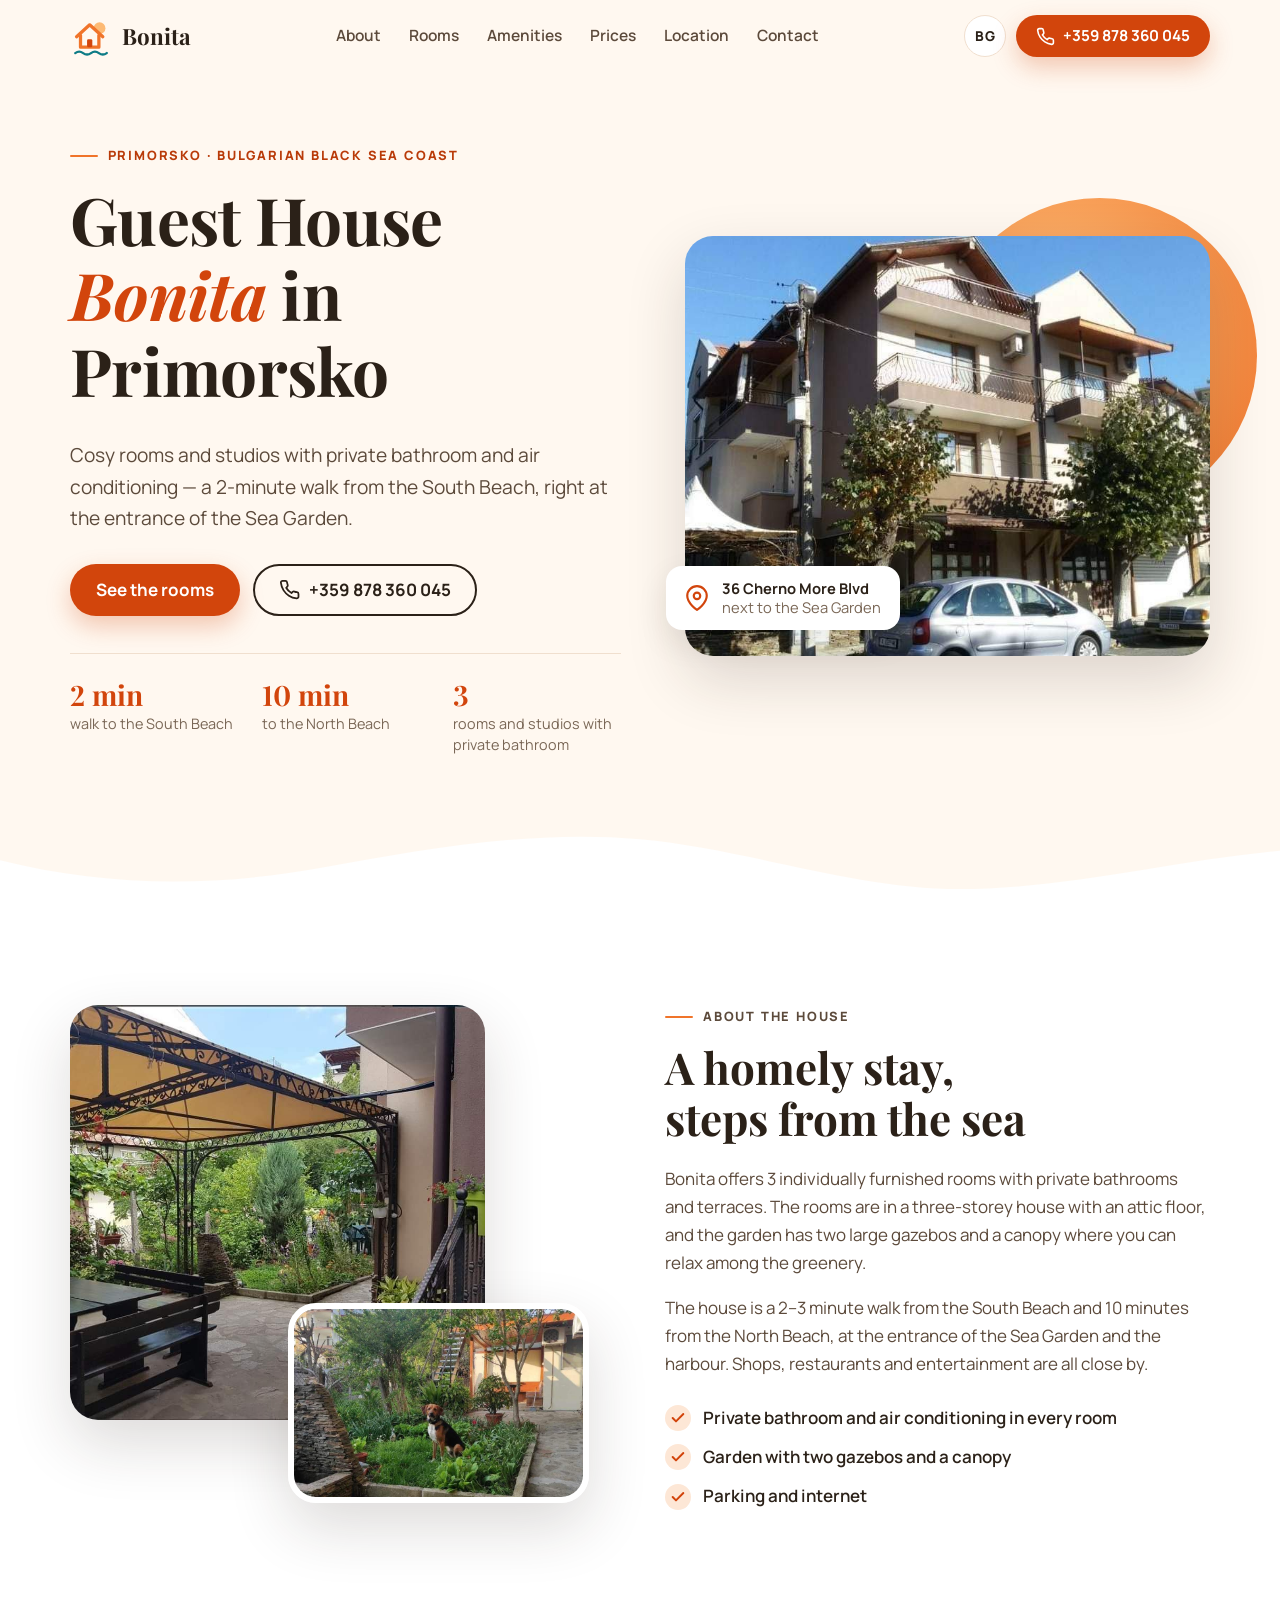
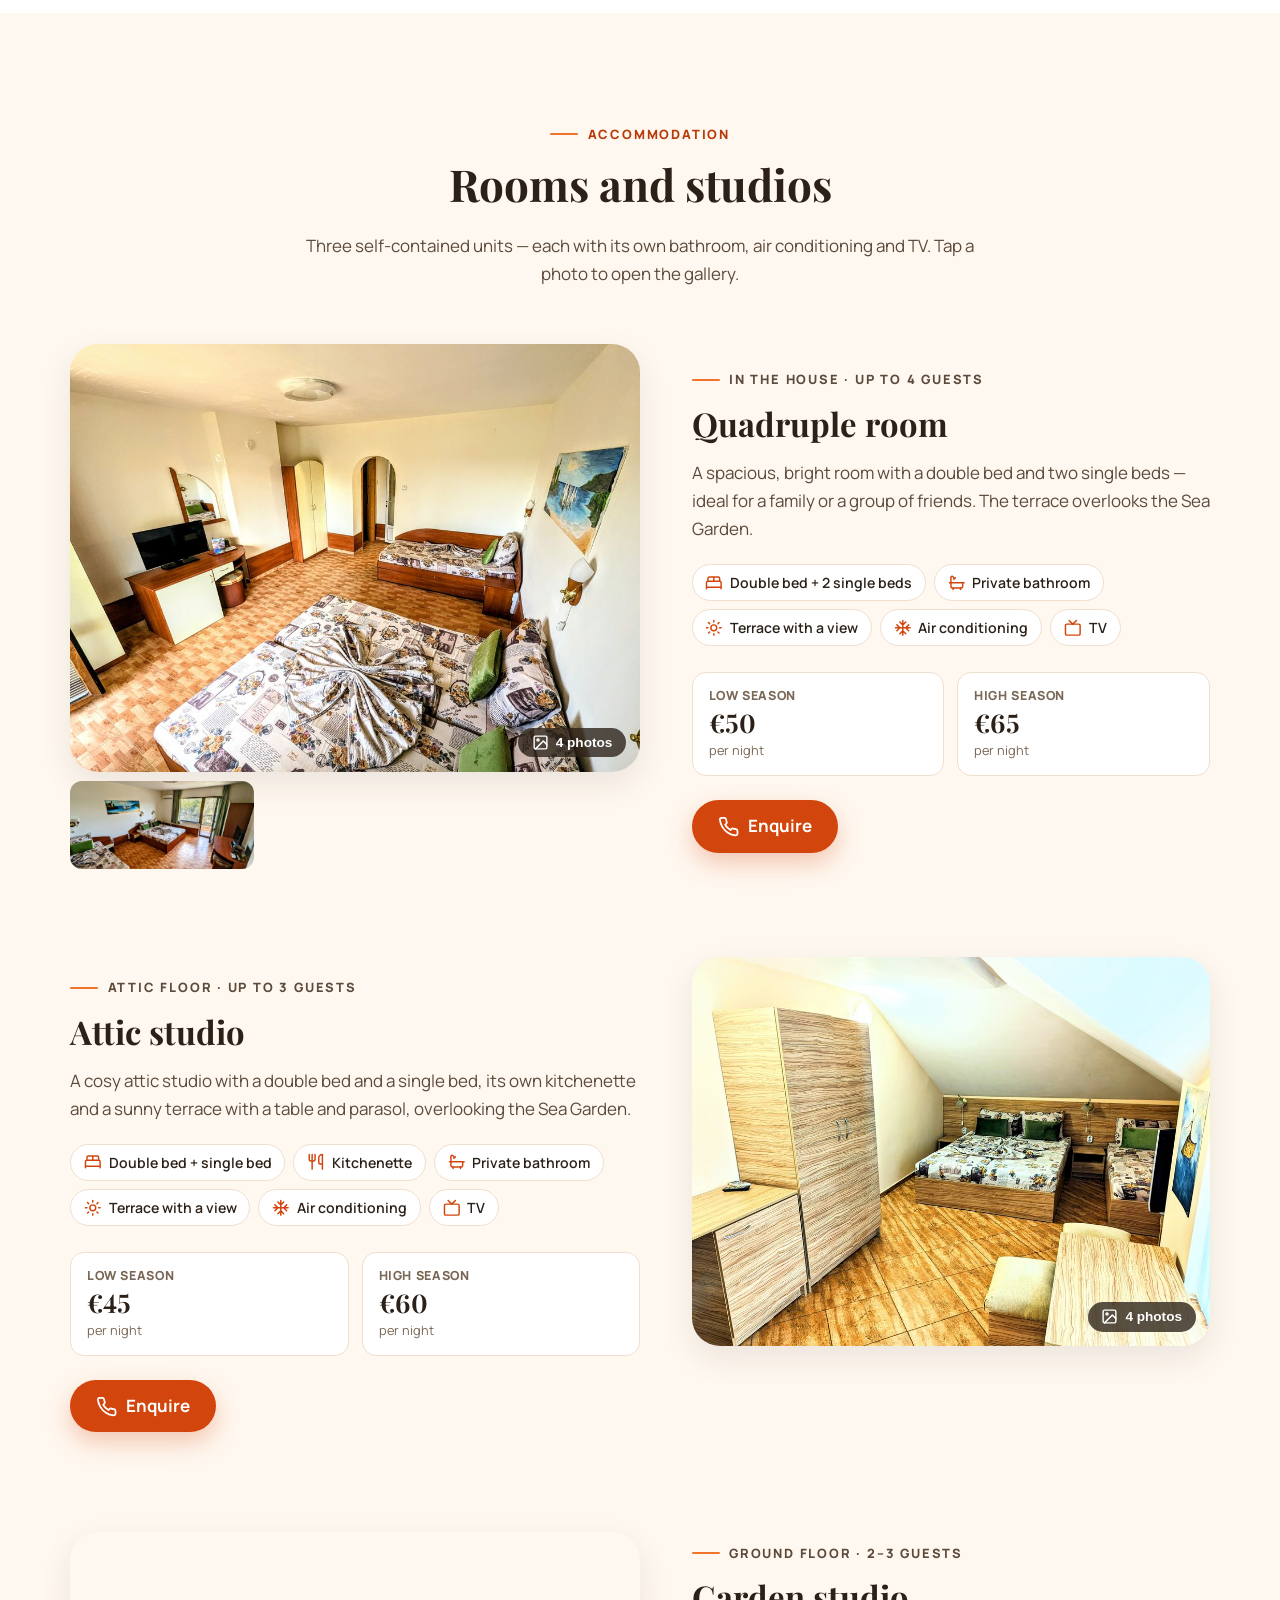
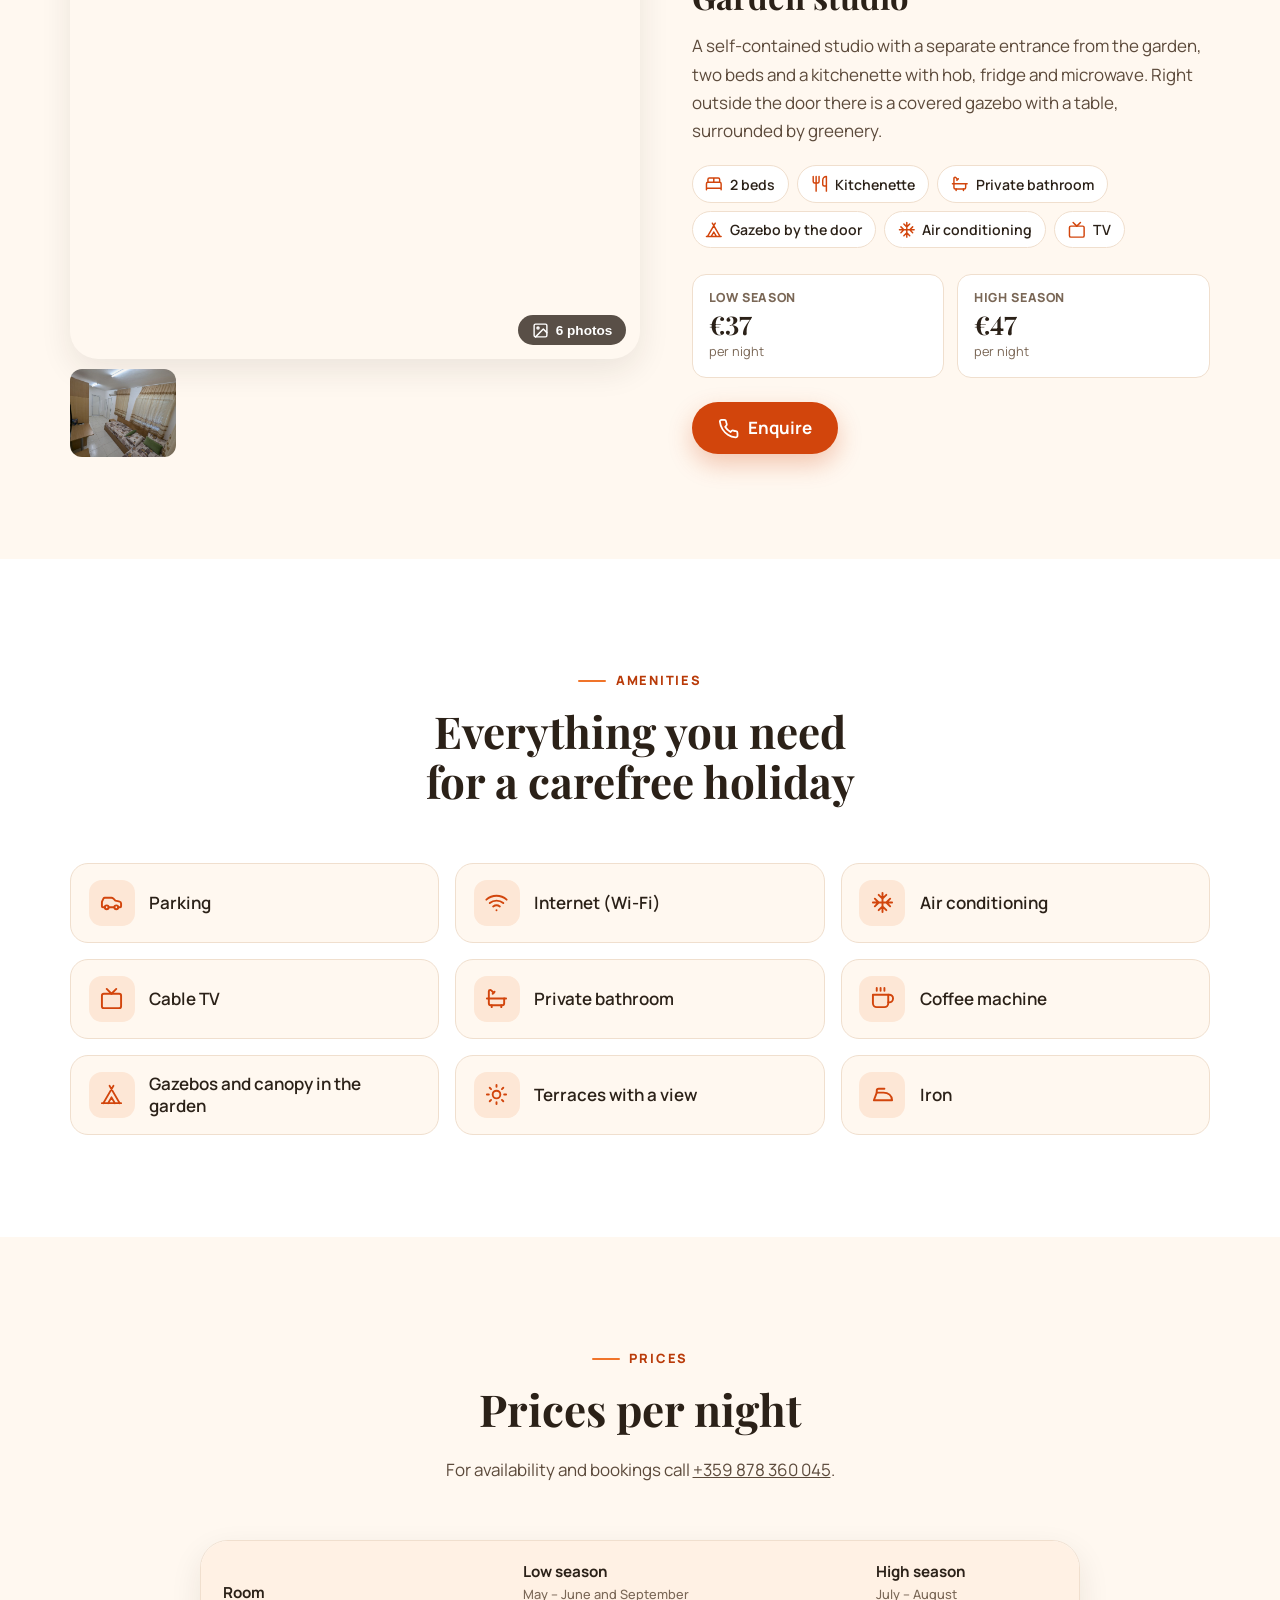
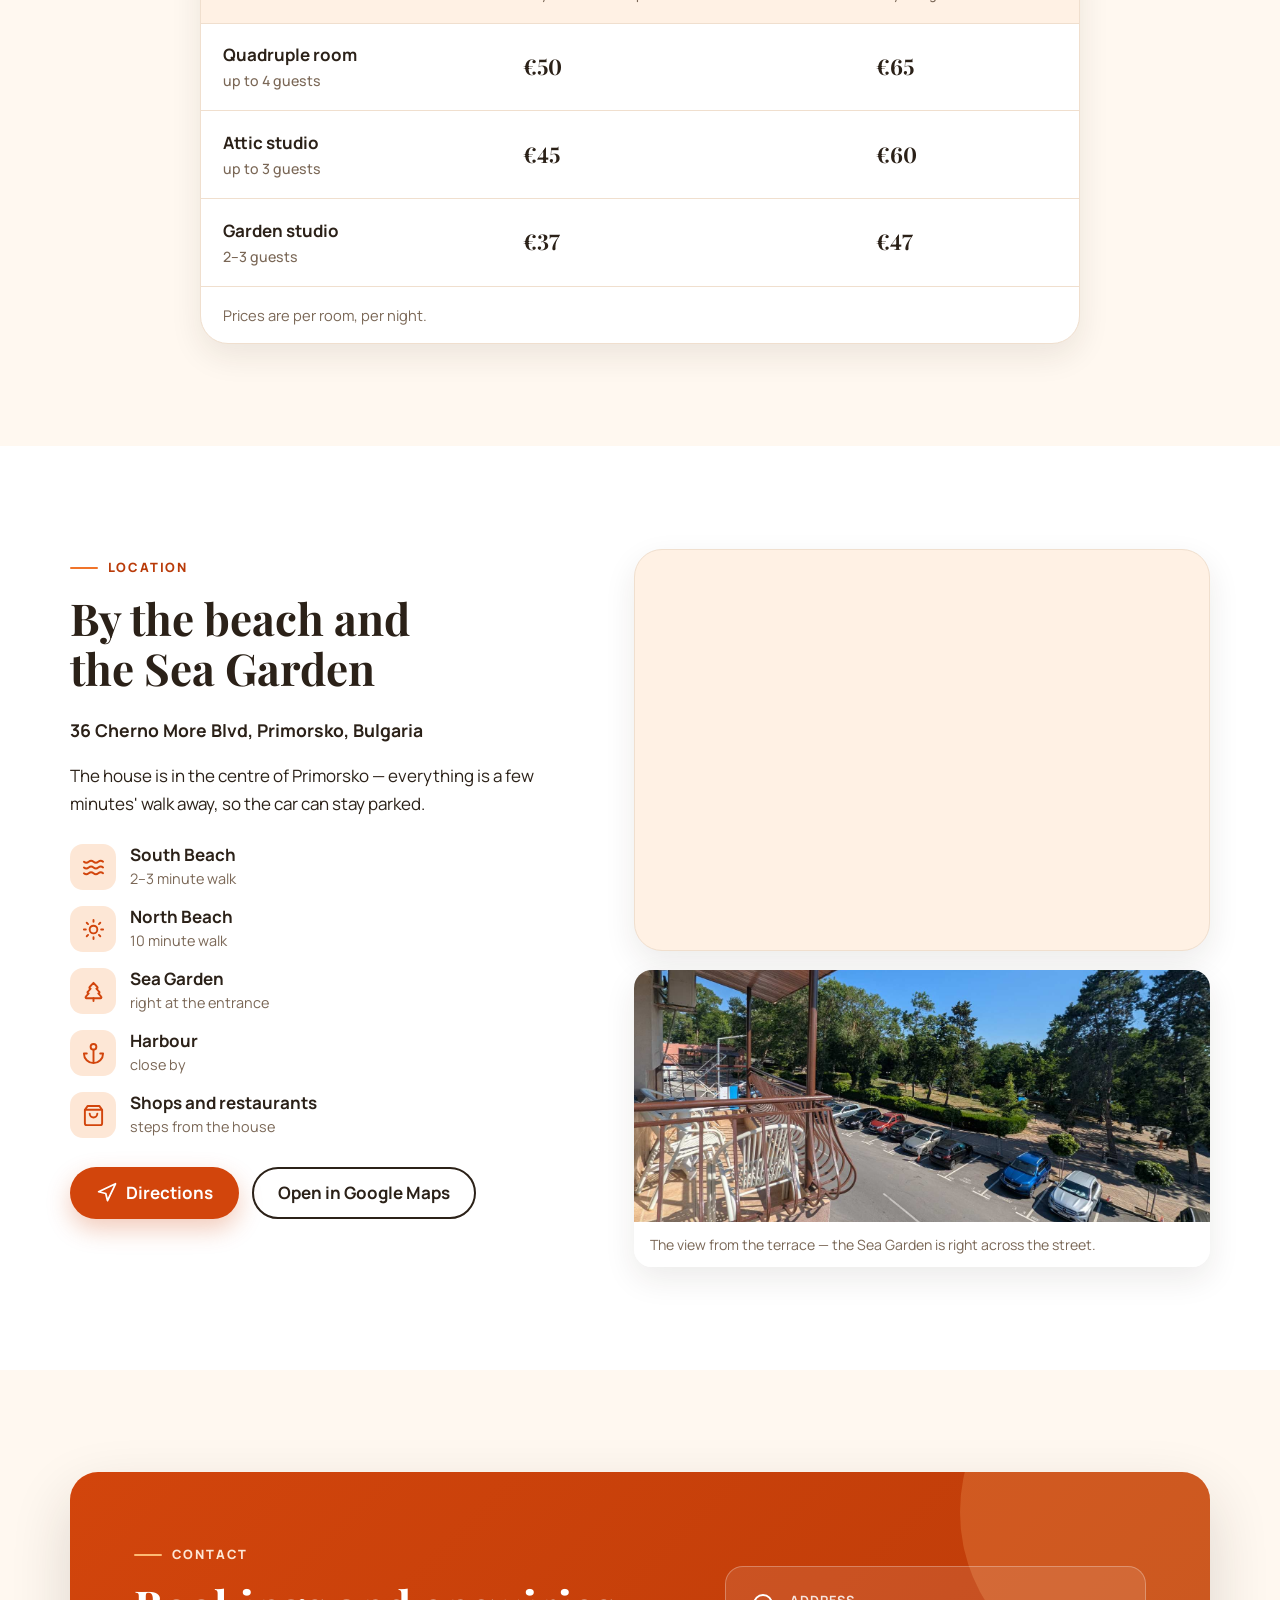
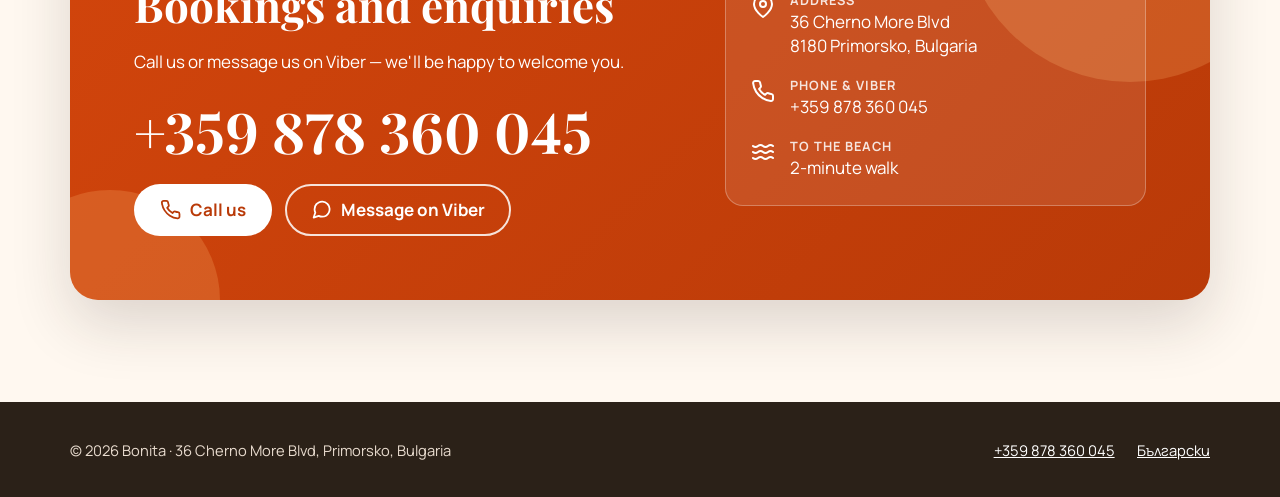
<file: en/index.html>
<!doctype html>
<html lang="en">
<head>
  <meta charset="utf-8">
  <meta name="viewport" content="width=device-width, initial-scale=1">

  <title>Bonita – Guest House in Primorsko, 2 min from the Beach</title>
  <meta name="description" content="Guest House Bonita in Primorsko, Bulgaria – rooms and studios with private bathroom, air conditioning and terrace, 2 minutes from the beach. Parking, Wi-Fi.">
  <meta name="robots" content="index, follow, max-image-preview:large">
  <meta name="theme-color" content="#f0742a">

  <link rel="canonical" href="https://house-bonita.com/en/">
  <link rel="alternate" hreflang="bg" href="https://house-bonita.com/">
  <link rel="alternate" hreflang="en" href="https://house-bonita.com/en/">
  <link rel="alternate" hreflang="x-default" href="https://house-bonita.com/">

  <meta property="og:type" content="website">
  <meta property="og:site_name" content="Bonita">
  <meta property="og:locale" content="en_US">
  <meta property="og:locale:alternate" content="bg_BG">
  <meta property="og:url" content="https://house-bonita.com/en/">
  <meta property="og:title" content="Bonita – Guest House in Primorsko, Bulgaria">
  <meta property="og:description" content="Rooms and studios with private bathroom, air conditioning and terrace – 2 minutes from the South Beach, next to the Sea Garden in Primorsko.">
  <meta property="og:image" content="https://house-bonita.com/images/outside1.jpg">
  <meta property="og:image:width" content="1080">
  <meta property="og:image:height" content="616">
  <meta property="og:image:alt" content="Guest House Bonita in Primorsko">
  <meta name="twitter:card" content="summary_large_image">

  <meta name="geo.region" content="BG-02">
  <meta name="geo.placename" content="Primorsko">
  <meta name="geo.position" content="42.26552;27.75776">

  <link rel="icon" href="../images/favicon.svg" type="image/svg+xml">
  <link rel="preconnect" href="https://fonts.googleapis.com">
  <link rel="preconnect" href="https://fonts.gstatic.com" crossorigin>
  <link rel="stylesheet" href="https://fonts.googleapis.com/css2?family=Manrope:wght@400;500;600;700;800&amp;family=Playfair+Display:ital,wght@0,700;1,700&amp;display=swap">
  <link rel="preload" as="image" href="../images/outside1.jpg" fetchpriority="high">
  <link rel="stylesheet" href="../css/style.css">

  <script type="application/ld+json">
  {
    "@context": "https://schema.org",
    "@type": "LodgingBusiness",
    "@id": "https://house-bonita.com/#lodging",
    "name": "Bonita",
    "alternateName": ["Бонита", "Guest House Bonita"],
    "description": "Guest house in Primorsko, Bulgaria with 3 self-contained rooms and studios with private bathrooms, 2 minutes from the South Beach and at the entrance of the Sea Garden.",
    "url": "https://house-bonita.com/en/",
    "telephone": "+359878360045",
    "priceRange": "€€",
    "numberOfRooms": 3,
    "image": [
      "https://house-bonita.com/images/outside1.jpg",
      "https://house-bonita.com/images/rooms/room-4-bed/roombig-main.jpg",
      "https://house-bonita.com/images/rooms/studio-inhouse/studio-1.jpg",
      "https://house-bonita.com/images/rooms/studio-ground/studiodvor-main.jpg"
    ],
    "logo": "https://house-bonita.com/images/logo.svg",
    "address": {
      "@type": "PostalAddress",
      "streetAddress": "36 Cherno More Blvd",
      "addressLocality": "Primorsko",
      "addressRegion": "Burgas",
      "postalCode": "8180",
      "addressCountry": "BG"
    },
    "geo": {
      "@type": "GeoCoordinates",
      "latitude": 42.26552,
      "longitude": 27.75776
    },
    "hasMap": "https://www.google.com/maps/search/?api=1&query=bul.+Cherno+More+36%2C+8180+Primorsko%2C+Bulgaria",
    "availableLanguage": ["bg", "en"],
    "amenityFeature": [
      { "@type": "LocationFeatureSpecification", "name": "Parking", "value": true },
      { "@type": "LocationFeatureSpecification", "name": "Wi-Fi", "value": true },
      { "@type": "LocationFeatureSpecification", "name": "Air conditioning", "value": true },
      { "@type": "LocationFeatureSpecification", "name": "Cable TV", "value": true },
      { "@type": "LocationFeatureSpecification", "name": "Private bathroom", "value": true },
      { "@type": "LocationFeatureSpecification", "name": "Terrace", "value": true },
      { "@type": "LocationFeatureSpecification", "name": "Coffee machine", "value": true },
      { "@type": "LocationFeatureSpecification", "name": "Garden with gazebos", "value": true }
    ]
  }
  </script>
</head>
<body>
  <a class="skip-link" href="#main">Skip to content</a>

  <!-- Icon sprite -->
  <svg xmlns="http://www.w3.org/2000/svg" style="display:none" aria-hidden="true">
    <symbol id="i-phone" viewBox="0 0 24 24"><path d="M22 16.92v3a2 2 0 0 1-2.18 2 19.79 19.79 0 0 1-8.63-3.07 19.5 19.5 0 0 1-6-6 19.79 19.79 0 0 1-3.07-8.67A2 2 0 0 1 4.11 2h3a2 2 0 0 1 2 1.72c.127.96.361 1.903.7 2.81a2 2 0 0 1-.45 2.11L8.09 9.91a16 16 0 0 0 6 6l1.27-1.27a2 2 0 0 1 2.11-.45c.907.339 1.85.573 2.81.7A2 2 0 0 1 22 16.92z"/></symbol>
    <symbol id="i-pin" viewBox="0 0 24 24"><path d="M21 10c0 7-9 13-9 13s-9-6-9-13a9 9 0 0 1 18 0z"/><circle cx="12" cy="10" r="3"/></symbol>
    <symbol id="i-wifi" viewBox="0 0 24 24"><path d="M5 12.55a11 11 0 0 1 14.08 0"/><path d="M1.42 9a16 16 0 0 1 21.16 0"/><path d="M8.53 16.11a6 6 0 0 1 6.95 0"/><path d="M12 20h.01"/></symbol>
    <symbol id="i-tv" viewBox="0 0 24 24"><rect x="2" y="7" width="20" height="15" rx="2"/><path d="m17 2-5 5-5-5"/></symbol>
    <symbol id="i-coffee" viewBox="0 0 24 24"><path d="M18 8h1a4 4 0 0 1 0 8h-1"/><path d="M2 8h16v9a4 4 0 0 1-4 4H6a4 4 0 0 1-4-4V8z"/><path d="M6 1v3M10 1v3M14 1v3"/></symbol>
    <symbol id="i-car" viewBox="0 0 24 24"><path d="M19 17h2c.6 0 1-.4 1-1v-3c0-.9-.7-1.7-1.5-1.9C18.7 10.6 16 10 16 10s-1.3-1.4-2.2-2.3c-.5-.4-1.1-.7-1.8-.7H5c-.6 0-1.1.4-1.4.9l-1.4 2.9A3.7 3.7 0 0 0 2 12v4c0 .6.4 1 1 1h2"/><circle cx="7" cy="17" r="2"/><path d="M9 17h6"/><circle cx="17" cy="17" r="2"/></symbol>
    <symbol id="i-snow" viewBox="0 0 24 24"><path d="M2 12h20M12 2v20M20 16l-4-4 4-4M4 8l4 4-4 4M16 4l-4 4-4-4M8 20l4-4 4 4"/></symbol>
    <symbol id="i-sun" viewBox="0 0 24 24"><circle cx="12" cy="12" r="4"/><path d="M12 2v2M12 20v2M4.93 4.93l1.41 1.41M17.66 17.66l1.41 1.41M2 12h2M20 12h2M6.34 17.66l-1.41 1.41M19.07 4.93l-1.41 1.41"/></symbol>
    <symbol id="i-bath" viewBox="0 0 24 24"><path d="M9 6 6.5 3.5a1.5 1.5 0 0 0-1-.5C4.68 3 4 3.68 4 4.5V17a2 2 0 0 0 2 2h12a2 2 0 0 0 2-2v-5"/><path d="M2 12h20M7 19v2M17 19v2M10 5 8 7"/></symbol>
    <symbol id="i-users" viewBox="0 0 24 24"><path d="M17 21v-2a4 4 0 0 0-4-4H5a4 4 0 0 0-4 4v2"/><circle cx="9" cy="7" r="4"/><path d="M23 21v-2a4 4 0 0 0-3-3.87M16 3.13a4 4 0 0 1 0 7.75"/></symbol>
    <symbol id="i-tent" viewBox="0 0 24 24"><path d="M3.5 21 14 3M20.5 21 10 3M15.5 21 12 15l-3.5 6M2 21h20"/></symbol>
    <symbol id="i-iron" viewBox="0 0 24 24"><path d="M3 18h19c0-5-4-8-9-8H6l-3 8z"/><path d="M6 10V8a2 2 0 0 1 2-2h6"/></symbol>
    <symbol id="i-utensils" viewBox="0 0 24 24"><path d="M3 2v7c0 1.1.9 2 2 2h4a2 2 0 0 0 2-2V2M7 2v20M21 15V2a5 5 0 0 0-5 5v6c0 1.1.9 2 2 2h3zm0 0v7"/></symbol>
    <symbol id="i-bed" viewBox="0 0 24 24"><path d="M2 20v-8a2 2 0 0 1 2-2h16a2 2 0 0 1 2 2v8M4 10V6a2 2 0 0 1 2-2h12a2 2 0 0 1 2 2v4M12 4v6M2 18h20"/></symbol>
    <symbol id="i-image" viewBox="0 0 24 24"><rect x="3" y="3" width="18" height="18" rx="2"/><circle cx="8.5" cy="8.5" r="1.5"/><path d="m21 15-5-5L5 21"/></symbol>
    <symbol id="i-left" viewBox="0 0 24 24"><path d="m15 18-6-6 6-6"/></symbol>
    <symbol id="i-right" viewBox="0 0 24 24"><path d="m9 18 6-6-6-6"/></symbol>
    <symbol id="i-close" viewBox="0 0 24 24"><path d="M18 6 6 18M6 6l12 12"/></symbol>
    <symbol id="i-menu" viewBox="0 0 24 24"><path d="M3 12h18M3 6h18M3 18h18"/></symbol>
    <symbol id="i-waves" viewBox="0 0 24 24"><path d="M2 6c.6.5 1.2 1 2.5 1C7 7 7 5 9.5 5c2.6 0 2.4 2 5 2 2.5 0 2.5-2 5-2 1.3 0 1.9.5 2.5 1M2 12c.6.5 1.2 1 2.5 1 2.5 0 2.5-2 5-2 2.6 0 2.4 2 5 2 2.5 0 2.5-2 5-2 1.3 0 1.9.5 2.5 1M2 18c.6.5 1.2 1 2.5 1 2.5 0 2.5-2 5-2 2.6 0 2.4 2 5 2 2.5 0 2.5-2 5-2 1.3 0 1.9.5 2.5 1"/></symbol>
    <symbol id="i-tree" viewBox="0 0 24 24"><path d="m17 14 3 3.3a1 1 0 0 1-.7 1.7H4.7a1 1 0 0 1-.7-1.7L7 14h-.3a1 1 0 0 1-.7-1.7L9 9h-.2A1 1 0 0 1 8 7.3L12 3l4 4.3a1 1 0 0 1-.8 1.7H15l3 3.3a1 1 0 0 1-.7 1.7H17z"/><path d="M12 22v-3"/></symbol>
    <symbol id="i-anchor" viewBox="0 0 24 24"><circle cx="12" cy="5" r="3"/><path d="M12 22V8M5 12H2a10 10 0 0 0 20 0h-3"/></symbol>
    <symbol id="i-bag" viewBox="0 0 24 24"><path d="M6 2 3 6v14a2 2 0 0 0 2 2h14a2 2 0 0 0 2-2V6l-3-4zM3 6h18M16 10a4 4 0 0 1-8 0"/></symbol>
    <symbol id="i-chat" viewBox="0 0 24 24"><path d="M21 11.5a8.38 8.38 0 0 1-.9 3.8 8.5 8.5 0 0 1-7.6 4.7 8.38 8.38 0 0 1-3.8-.9L3 21l1.9-5.7a8.38 8.38 0 0 1-.9-3.8 8.5 8.5 0 0 1 4.7-7.6 8.38 8.38 0 0 1 3.8-.9h.5a8.48 8.48 0 0 1 8 8v.5z"/></symbol>
    <symbol id="i-nav" viewBox="0 0 24 24"><path d="m3 11 19-9-9 19-2-8-8-2z"/></symbol>
    <symbol id="i-check" viewBox="0 0 24 24"><path d="M20 6 9 17l-5-5"/></symbol>
  </svg>

  <header class="header" id="top">
    <div class="container header__inner">
      <a class="brand" href="#top">
        <img src="../images/logo.svg" width="42" height="42" alt="">
        <span>Bonita</span>
      </a>

      <nav class="nav" id="nav" aria-label="Main navigation">
        <a href="#about">About</a>
        <a href="#rooms">Rooms</a>
        <a href="#amenities">Amenities</a>
        <a href="#prices">Prices</a>
        <a href="#location">Location</a>
        <a href="#contact">Contact</a>
      </nav>

      <div class="header__actions">
        <a class="lang" href="../" hreflang="bg" lang="bg" data-lang-link aria-label="Българска версия">BG</a>
        <a class="btn btn--primary btn--sm header__call" href="tel:+359878360045" aria-label="Call +359 878 360 045">
          <svg class="icon" aria-hidden="true"><use href="#i-phone"/></svg>
          <span>+359 878 360 045</span>
        </a>
        <button class="nav-toggle" type="button" aria-controls="nav" aria-expanded="false" aria-label="Menu">
          <svg class="icon" aria-hidden="true"><use href="#i-menu"/></svg>
        </button>
      </div>
    </div>
  </header>

  <main id="main">

    <!-- Hero -->
    <section class="hero">
      <div class="container hero__inner">
        <div class="hero__text">
          <p class="eyebrow">Primorsko · Bulgarian Black Sea coast</p>
          <h1>Guest House <em>Bonita</em> in Primorsko</h1>
          <p class="hero__lead">Cosy rooms and studios with private bathroom and air conditioning — a 2-minute walk from the South Beach, right at the entrance of the Sea Garden.</p>

          <div class="hero__actions">
            <a class="btn btn--primary" href="#rooms">See the rooms</a>
            <a class="btn btn--ghost" href="tel:+359878360045">
              <svg class="icon" aria-hidden="true"><use href="#i-phone"/></svg>
              +359 878 360 045
            </a>
          </div>

          <ul class="hero__facts">
            <li><strong>2 min</strong><span>walk to the South Beach</span></li>
            <li><strong>10 min</strong><span>to the North Beach</span></li>
            <li><strong>3</strong><span>rooms and studios with private bathroom</span></li>
          </ul>
        </div>

        <div class="hero__media">
          <div class="hero__frame">
            <img src="../images/outside1.jpg" width="1080" height="616" alt="Guest House Bonita in Primorsko – view from the street" fetchpriority="high">
          </div>
          <div class="hero__badge">
            <svg class="icon" aria-hidden="true"><use href="#i-pin"/></svg>
            <div><strong>36 Cherno More Blvd</strong><span>next to the Sea Garden</span></div>
          </div>
        </div>
      </div>

      <svg class="hero__wave" viewBox="0 0 1440 80" preserveAspectRatio="none" aria-hidden="true">
        <path fill="#fff" d="M0 42c120 28 240 28 360 8s240-40 360-30 240 52 360 52 240-30 360-40v48H0z"/>
      </svg>
    </section>

    <!-- About -->
    <section class="section section--white" id="about">
      <div class="container about">
        <div class="about__media">
          <figure class="about__photo about__photo--main">
            <img src="../images/outside3.jpg" width="1043" height="784" alt="Gazebo with a canopy in the garden of Bonita" loading="lazy" decoding="async">
          </figure>
          <figure class="about__photo about__photo--small">
            <img src="../images/outside2.jpg" width="1080" height="620" alt="The garden of Bonita" loading="lazy" decoding="async">
          </figure>
        </div>

        <div class="about__text">
          <p class="eyebrow">About the house</p>
          <h2>A homely stay, steps from the sea</h2>
          <p>Bonita offers 3 individually furnished rooms with private bathrooms and terraces. The rooms are in a three-storey house with an attic floor, and the garden has two large gazebos and a canopy where you can relax among the greenery.</p>
          <p>The house is a 2–3 minute walk from the South Beach and 10 minutes from the North Beach, at the entrance of the Sea Garden and the harbour. Shops, restaurants and entertainment are all close by.</p>
          <ul class="checks">
            <li><svg class="icon" aria-hidden="true"><use href="#i-check"/></svg>Private bathroom and air conditioning in every room</li>
            <li><svg class="icon" aria-hidden="true"><use href="#i-check"/></svg>Garden with two gazebos and a canopy</li>
            <li><svg class="icon" aria-hidden="true"><use href="#i-check"/></svg>Parking and internet</li>
          </ul>
        </div>
      </div>
    </section>

    <!-- Rooms -->
    <section class="section" id="rooms">
      <div class="container">
        <header class="section__head">
          <p class="eyebrow">Accommodation</p>
          <h2>Rooms and studios</h2>
          <p class="section__lead">Three self-contained units — each with its own bathroom, air conditioning and TV. Tap a photo to open the gallery.</p>
        </header>

        <div class="rooms">

          <article class="room" id="room-4-bed">
            <div class="room__media">
              <button class="room__photo" type="button" data-gallery="room-4-bed" aria-label="Open the Quadruple room gallery">
                <img src="../images/rooms/room-4-bed/roombig-main.jpg" width="1000" height="753" alt="Quadruple room at Bonita – double bed and single bed" loading="lazy" decoding="async">
                <span class="room__count"><svg class="icon" aria-hidden="true"><use href="#i-image"/></svg>4 photos</span>
              </button>
              <div class="room__thumbs">
                <button type="button" data-gallery="room-4-bed"><img src="../images/rooms/room-4-bed/roombig-2.jpg" width="1000" height="753" alt="Quadruple room – beds and door to the terrace" loading="lazy" decoding="async"></button>
                <button type="button" data-gallery="room-4-bed"><img src="../images/rooms/room-4-bed/roombig.jpg" width="1000" height="753" alt="View from the quadruple room terrace over the Sea Garden" loading="lazy" decoding="async"></button>
                <button type="button" data-gallery="room-4-bed"><img src="../images/rooms/room-4-bed/roombig-bath.jpg" width="752" height="999" alt="Bathroom of the quadruple room" loading="lazy" decoding="async"></button>
              </div>
            </div>
            <div class="room__body">
              <p class="eyebrow">In the house · up to 4 guests</p>
              <h3>Quadruple room</h3>
              <p>A spacious, bright room with a double bed and two single beds — ideal for a family or a group of friends. The terrace overlooks the Sea Garden.</p>
              <ul class="chips">
                <li><svg class="icon" aria-hidden="true"><use href="#i-bed"/></svg>Double bed + 2 single beds</li>
                <li><svg class="icon" aria-hidden="true"><use href="#i-bath"/></svg>Private bathroom</li>
                <li><svg class="icon" aria-hidden="true"><use href="#i-sun"/></svg>Terrace with a view</li>
                <li><svg class="icon" aria-hidden="true"><use href="#i-snow"/></svg>Air conditioning</li>
                <li><svg class="icon" aria-hidden="true"><use href="#i-tv"/></svg>TV</li>
              </ul>
              <div class="room__prices" data-room-prices="room-4-bed"></div>
              <a class="btn btn--primary" href="tel:+359878360045">
                <svg class="icon" aria-hidden="true"><use href="#i-phone"/></svg>
                Enquire
              </a>
            </div>
          </article>

          <article class="room" id="studio-inhouse">
            <div class="room__media">
              <button class="room__photo" type="button" data-gallery="studio-inhouse" aria-label="Open the Attic studio gallery">
                <img src="../images/rooms/studio-inhouse/studio-1.jpg" width="1000" height="753" alt="Attic studio at Bonita – double bed and single bed" loading="lazy" decoding="async">
                <span class="room__count"><svg class="icon" aria-hidden="true"><use href="#i-image"/></svg>4 photos</span>
              </button>
              <div class="room__thumbs">
                <button type="button" data-gallery="studio-inhouse"><img src="../images/rooms/studio-inhouse/studio-3.jpg" width="1000" height="753" alt="Attic studio – kitchenette and TV" loading="lazy" decoding="async"></button>
                <button type="button" data-gallery="studio-inhouse"><img src="../images/rooms/studio-inhouse/studio-4.jpg" width="1000" height="753" alt="Attic studio terrace with a table and parasol" loading="lazy" decoding="async"></button>
                <button type="button" data-gallery="studio-inhouse"><img src="../images/rooms/studio-inhouse/studio-2.jpg" width="752" height="999" alt="Bathroom of the attic studio" loading="lazy" decoding="async"></button>
              </div>
            </div>
            <div class="room__body">
              <p class="eyebrow">Attic floor · up to 3 guests</p>
              <h3>Attic studio</h3>
              <p>A cosy attic studio with a double bed and a single bed, its own kitchenette and a sunny terrace with a table and parasol, overlooking the Sea Garden.</p>
              <ul class="chips">
                <li><svg class="icon" aria-hidden="true"><use href="#i-bed"/></svg>Double bed + single bed</li>
                <li><svg class="icon" aria-hidden="true"><use href="#i-utensils"/></svg>Kitchenette</li>
                <li><svg class="icon" aria-hidden="true"><use href="#i-bath"/></svg>Private bathroom</li>
                <li><svg class="icon" aria-hidden="true"><use href="#i-sun"/></svg>Terrace with a view</li>
                <li><svg class="icon" aria-hidden="true"><use href="#i-snow"/></svg>Air conditioning</li>
                <li><svg class="icon" aria-hidden="true"><use href="#i-tv"/></svg>TV</li>
              </ul>
              <div class="room__prices" data-room-prices="studio-inhouse"></div>
              <a class="btn btn--primary" href="tel:+359878360045">
                <svg class="icon" aria-hidden="true"><use href="#i-phone"/></svg>
                Enquire
              </a>
            </div>
          </article>

          <article class="room" id="studio-ground">
            <div class="room__media">
              <button class="room__photo" type="button" data-gallery="studio-ground" aria-label="Open the Garden studio gallery">
                <img src="../images/rooms/studio-ground/studiodvor-main.jpg" width="1600" height="1205" alt="Garden studio at Bonita – kitchenette and beds" loading="lazy" decoding="async">
                <span class="room__count"><svg class="icon" aria-hidden="true"><use href="#i-image"/></svg>6 photos</span>
              </button>
              <div class="room__thumbs">
                <button type="button" data-gallery="studio-ground"><img src="../images/rooms/studio-ground/studiodvor-4.jpg" width="1600" height="1205" alt="Garden studio – two beds, TV and air conditioning" loading="lazy" decoding="async"></button>
                <button type="button" data-gallery="studio-ground"><img src="../images/rooms/studio-ground/studiodvor-3.jpg" width="1600" height="1200" alt="Entrance of the garden studio with a covered gazebo" loading="lazy" decoding="async"></button>
                <button type="button" data-gallery="studio-ground"><img src="../images/rooms/studio-ground/studiodvor-2.jpg" width="1600" height="1200" alt="Gazebo with a table in front of the garden studio" loading="lazy" decoding="async"></button>
                <button type="button" data-gallery="studio-ground"><img src="../images/rooms/studio-ground/studiodvor-bath.jpg" width="1600" height="1205" alt="Bathroom of the garden studio" loading="lazy" decoding="async"></button>
                <button type="button" data-gallery="studio-ground"><img src="../images/rooms/studio-ground/studiodvor-1.jpg" width="1600" height="1205" alt="Bathroom of the garden studio – shower and washbasin" loading="lazy" decoding="async"></button>
              </div>
            </div>
            <div class="room__body">
              <p class="eyebrow">Ground floor · 2–3 guests</p>
              <h3>Garden studio</h3>
              <p>A self-contained studio with a separate entrance from the garden, two beds and a kitchenette with hob, fridge and microwave. Right outside the door there is a covered gazebo with a table, surrounded by greenery.</p>
              <ul class="chips">
                <li><svg class="icon" aria-hidden="true"><use href="#i-bed"/></svg>2 beds</li>
                <li><svg class="icon" aria-hidden="true"><use href="#i-utensils"/></svg>Kitchenette</li>
                <li><svg class="icon" aria-hidden="true"><use href="#i-bath"/></svg>Private bathroom</li>
                <li><svg class="icon" aria-hidden="true"><use href="#i-tent"/></svg>Gazebo by the door</li>
                <li><svg class="icon" aria-hidden="true"><use href="#i-snow"/></svg>Air conditioning</li>
                <li><svg class="icon" aria-hidden="true"><use href="#i-tv"/></svg>TV</li>
              </ul>
              <div class="room__prices" data-room-prices="studio-ground"></div>
              <a class="btn btn--primary" href="tel:+359878360045">
                <svg class="icon" aria-hidden="true"><use href="#i-phone"/></svg>
                Enquire
              </a>
            </div>
          </article>

        </div>
      </div>
    </section>

    <!-- Amenities -->
    <section class="section section--white" id="amenities">
      <div class="container">
        <header class="section__head">
          <p class="eyebrow">Amenities</p>
          <h2>Everything you need for a carefree holiday</h2>
        </header>

        <ul class="amenities">
          <li><span class="amenities__icon"><svg class="icon" aria-hidden="true"><use href="#i-car"/></svg></span>Parking</li>
          <li><span class="amenities__icon"><svg class="icon" aria-hidden="true"><use href="#i-wifi"/></svg></span>Internet (Wi-Fi)</li>
          <li><span class="amenities__icon"><svg class="icon" aria-hidden="true"><use href="#i-snow"/></svg></span>Air conditioning</li>
          <li><span class="amenities__icon"><svg class="icon" aria-hidden="true"><use href="#i-tv"/></svg></span>Cable TV</li>
          <li><span class="amenities__icon"><svg class="icon" aria-hidden="true"><use href="#i-bath"/></svg></span>Private bathroom</li>
          <li><span class="amenities__icon"><svg class="icon" aria-hidden="true"><use href="#i-coffee"/></svg></span>Coffee machine</li>
          <li><span class="amenities__icon"><svg class="icon" aria-hidden="true"><use href="#i-tent"/></svg></span>Gazebos and canopy in the garden</li>
          <li><span class="amenities__icon"><svg class="icon" aria-hidden="true"><use href="#i-sun"/></svg></span>Terraces with a view</li>
          <li><span class="amenities__icon"><svg class="icon" aria-hidden="true"><use href="#i-iron"/></svg></span>Iron</li>
        </ul>
      </div>
    </section>

    <!-- Prices: values come from js/prices.js -->
    <section class="section" id="prices">
      <div class="container">
        <header class="section__head">
          <p class="eyebrow">Prices</p>
          <h2>Prices per night</h2>
          <p class="section__lead">For availability and bookings call <a href="tel:+359878360045">+359 878 360 045</a>.</p>
        </header>

        <div class="prices-card">
          <div class="prices-scroll">
            <table class="prices-table" data-price-table>
              <thead>
                <tr>
                  <th scope="col">Room</th>
                </tr>
              </thead>
              <tbody>
                <tr data-room="room-4-bed">
                  <th scope="row"><a href="#room-4-bed">Quadruple room</a><small>up to 4 guests</small></th>
                </tr>
                <tr data-room="studio-inhouse">
                  <th scope="row"><a href="#studio-inhouse">Attic studio</a><small>up to 3 guests</small></th>
                </tr>
                <tr data-room="studio-ground">
                  <th scope="row"><a href="#studio-ground">Garden studio</a><small>2–3 guests</small></th>
                </tr>
              </tbody>
            </table>
          </div>
          <p class="prices-note" data-prices-note></p>
          <p class="prices-note" data-prices-fallback hidden>Prices on request — call +359 878 360 045.</p>
        </div>
      </div>
    </section>

    <!-- Location -->
    <section class="section section--white" id="location">
      <div class="container location">
        <div class="location__text">
          <p class="eyebrow">Location</p>
          <h2>By the beach and the Sea Garden</h2>
          <p class="location__address">36 Cherno More Blvd, Primorsko, Bulgaria</p>
          <p>The house is in the centre of Primorsko — everything is a few minutes' walk away, so the car can stay parked.</p>

          <ul class="distances">
            <li>
              <span class="amenities__icon"><svg class="icon" aria-hidden="true"><use href="#i-waves"/></svg></span>
              <div><strong>South Beach</strong><small>2–3 minute walk</small></div>
            </li>
            <li>
              <span class="amenities__icon"><svg class="icon" aria-hidden="true"><use href="#i-sun"/></svg></span>
              <div><strong>North Beach</strong><small>10 minute walk</small></div>
            </li>
            <li>
              <span class="amenities__icon"><svg class="icon" aria-hidden="true"><use href="#i-tree"/></svg></span>
              <div><strong>Sea Garden</strong><small>right at the entrance</small></div>
            </li>
            <li>
              <span class="amenities__icon"><svg class="icon" aria-hidden="true"><use href="#i-anchor"/></svg></span>
              <div><strong>Harbour</strong><small>close by</small></div>
            </li>
            <li>
              <span class="amenities__icon"><svg class="icon" aria-hidden="true"><use href="#i-bag"/></svg></span>
              <div><strong>Shops and restaurants</strong><small>steps from the house</small></div>
            </li>
          </ul>

          <div class="location__actions">
            <a class="btn btn--primary" href="https://www.google.com/maps/dir/?api=1&amp;destination=bul.+Cherno+More+36%2C+8180+Primorsko%2C+Bulgaria" target="_blank" rel="noopener">
              <svg class="icon" aria-hidden="true"><use href="#i-nav"/></svg>
              Directions
            </a>
            <a class="btn btn--ghost" href="https://www.google.com/maps/search/?api=1&amp;query=bul.+Cherno+More+36%2C+8180+Primorsko%2C+Bulgaria" target="_blank" rel="noopener">Open in Google Maps</a>
          </div>
        </div>

        <div class="location__media">
          <div class="map">
            <iframe src="https://www.google.com/maps?q=bul.+Cherno+More+36,+8180+Primorsko,+Bulgaria&amp;hl=en&amp;z=17&amp;output=embed" title="Map – Bonita, 36 Cherno More Blvd, Primorsko" loading="lazy" referrerpolicy="no-referrer-when-downgrade" allowfullscreen></iframe>
          </div>
          <figure class="location__photo">
            <img src="../images/parking1.jpg" width="1600" height="1205" alt="View from the terrace of Bonita over the Sea Garden and the parking" loading="lazy" decoding="async">
            <figcaption>The view from the terrace — the Sea Garden is right across the street.</figcaption>
          </figure>
        </div>
      </div>
    </section>

    <!-- Contact -->
    <section class="section" id="contact">
      <div class="container">
        <div class="contact-card">
          <div>
            <p class="eyebrow">Contact</p>
            <h2>Bookings and enquiries</h2>
            <p>Call us or message us on Viber — we'll be happy to welcome you.</p>
            <a class="contact__phone" href="tel:+359878360045">+359 878 360 045</a>
            <div class="contact__actions">
              <a class="btn btn--light" href="tel:+359878360045">
                <svg class="icon" aria-hidden="true"><use href="#i-phone"/></svg>
                Call us
              </a>
              <a class="btn btn--outline-light" href="viber://chat?number=%2B359878360045">
                <svg class="icon" aria-hidden="true"><use href="#i-chat"/></svg>
                Message on Viber
              </a>
            </div>
          </div>

          <ul class="contact__info">
            <li>
              <svg class="icon" aria-hidden="true"><use href="#i-pin"/></svg>
              <div><small>Address</small>36 Cherno More Blvd<br>8180 Primorsko, Bulgaria</div>
            </li>
            <li>
              <svg class="icon" aria-hidden="true"><use href="#i-phone"/></svg>
              <div><small>Phone &amp; Viber</small>+359 878 360 045</div>
            </li>
            <li>
              <svg class="icon" aria-hidden="true"><use href="#i-waves"/></svg>
              <div><small>To the beach</small>2-minute walk</div>
            </li>
          </ul>
        </div>
      </div>
    </section>

  </main>

  <footer class="footer">
    <div class="container footer__inner">
      <p>© <span data-year>2026</span> Bonita · 36 Cherno More Blvd, Primorsko, Bulgaria</p>
      <div class="footer__links">
        <a href="tel:+359878360045">+359 878 360 045</a>
        <a href="../" hreflang="bg" lang="bg" data-lang-link>Български</a>
      </div>
    </div>
  </footer>

  <!-- Lightbox -->
  <div class="lightbox" id="lightbox" role="dialog" aria-modal="true" aria-label="Gallery" hidden>
    <button class="lightbox__btn lightbox__close" type="button" aria-label="Close">
      <svg class="icon" aria-hidden="true"><use href="#i-close"/></svg>
    </button>
    <button class="lightbox__btn lightbox__prev" type="button" aria-label="Previous photo">
      <svg class="icon" aria-hidden="true"><use href="#i-left"/></svg>
    </button>
    <figure class="lightbox__figure">
      <img class="lightbox__img" alt="">
      <figcaption class="lightbox__caption" aria-live="polite"></figcaption>
    </figure>
    <button class="lightbox__btn lightbox__next" type="button" aria-label="Next photo">
      <svg class="icon" aria-hidden="true"><use href="#i-right"/></svg>
    </button>
  </div>

  <script src="../js/prices.js"></script>
  <script src="../js/main.js"></script>
</body>
</html>
</file>
<file: css/style.css>
/* Бонита — house-bonita.com */

:root {
  --orange: #f0742a;
  --orange-strong: #d2450c; /* buttons: white text passes AA on this */
  --orange-deep: #b93a08;
  --orange-soft: #fde7d6;
  --orange-tint: #fff1e4;
  --sun: #fdba74;
  --sand: #fff8f0;
  --white: #ffffff;
  --ink: #2b2118;
  --ink-soft: #5c4a3b;
  --muted: #7a6756;
  --teal: #0e7c86;
  --line: #f0dfce;

  --radius: 18px;
  --radius-lg: 28px;
  --shadow: 0 12px 32px rgba(43, 33, 24, 0.09);
  --shadow-lg: 0 24px 60px rgba(43, 33, 24, 0.16);

  --font-head: "Playfair Display", Georgia, "Times New Roman", serif;
  --font-body: "Manrope", system-ui, -apple-system, "Segoe UI", Roboto, sans-serif;

  --header-h: 72px;
}

/* ---------- Base ---------- */

*,
*::before,
*::after {
  box-sizing: border-box;
}

html {
  scroll-behavior: smooth;
  scroll-padding-top: calc(var(--header-h) + 12px);
  -webkit-text-size-adjust: 100%;
}

body {
  margin: 0;
  font-family: var(--font-body);
  font-size: 1.0625rem;
  line-height: 1.65;
  color: var(--ink);
  background: var(--sand);
  /* Playfair defaults to old-style digits, which make prices hard to read */
  font-variant-numeric: lining-nums;
  -webkit-font-smoothing: antialiased;
}

body.no-scroll {
  overflow: hidden;
}

[hidden] {
  display: none !important;
}

img {
  display: block;
  max-width: 100%;
  height: auto;
}

a {
  color: inherit;
}

h1,
h2,
h3 {
  margin: 0 0 0.5em;
  font-family: var(--font-head);
  font-weight: 700;
  line-height: 1.15;
  text-wrap: balance;
}

h2 {
  font-size: clamp(1.9rem, 4vw, 2.75rem);
}

h3 {
  font-size: clamp(1.55rem, 3vw, 2.05rem);
}

p {
  margin: 0 0 1em;
}

:focus-visible {
  outline: 3px solid var(--teal);
  outline-offset: 3px;
}

.container {
  width: min(100% - 2rem, 1140px);
  margin-inline: auto;
}

.icon {
  flex: none;
  width: 1.25em;
  height: 1.25em;
  fill: none;
  stroke: currentColor;
  stroke-width: 2;
  stroke-linecap: round;
  stroke-linejoin: round;
}

.skip-link {
  position: absolute;
  left: 1rem;
  top: -4rem;
  z-index: 200;
  padding: 0.6rem 1rem;
  border-radius: 10px;
  background: var(--ink);
  color: var(--white);
}

.skip-link:focus {
  top: 1rem;
}

/* ---------- Buttons ---------- */

.btn {
  display: inline-flex;
  align-items: center;
  justify-content: center;
  gap: 0.55rem;
  padding: 0.85rem 1.5rem;
  border: 2px solid transparent;
  border-radius: 999px;
  font: inherit;
  font-weight: 700;
  line-height: 1.2;
  text-decoration: none;
  cursor: pointer;
  transition: background-color 0.2s, color 0.2s, border-color 0.2s, transform 0.2s, box-shadow 0.2s;
}

.btn:hover {
  transform: translateY(-2px);
}

.btn--primary {
  background: var(--orange-strong);
  color: var(--white);
  box-shadow: 0 10px 24px rgba(210, 69, 12, 0.28);
}

.btn--primary:hover {
  background: var(--orange-deep);
}

.btn--ghost {
  border-color: var(--ink);
  color: var(--ink);
}

.btn--ghost:hover {
  background: var(--ink);
  color: var(--white);
}

.btn--light {
  background: var(--white);
  color: var(--orange-deep);
}

.btn--light:hover {
  background: var(--orange-tint);
}

.btn--outline-light {
  border-color: rgba(255, 255, 255, 0.85);
  color: var(--white);
}

.btn--outline-light:hover {
  background: var(--white);
  color: var(--orange-deep);
}

.btn--sm {
  padding: 0.6rem 1.1rem;
  font-size: 0.95rem;
}

/* ---------- Header ---------- */

.header {
  position: sticky;
  top: 0;
  z-index: 50;
  background: rgba(255, 248, 240, 0.92);
  backdrop-filter: blur(10px);
  border-bottom: 1px solid transparent;
  transition: border-color 0.2s, box-shadow 0.2s;
}

.header.is-scrolled {
  border-color: var(--line);
  box-shadow: 0 6px 24px rgba(43, 33, 24, 0.07);
}

.header__inner {
  display: flex;
  align-items: center;
  justify-content: space-between;
  gap: 1rem;
  height: var(--header-h);
}

.brand {
  display: inline-flex;
  align-items: center;
  gap: 0.6rem;
  font-family: var(--font-head);
  font-size: 1.4rem;
  font-weight: 700;
  text-decoration: none;
  white-space: nowrap;
}

.brand img {
  width: 42px;
  height: 42px;
}

.nav {
  display: flex;
  align-items: center;
  gap: clamp(1rem, 2.2vw, 1.9rem);
}

.nav a {
  font-size: 0.97rem;
  font-weight: 600;
  color: var(--ink-soft);
  text-decoration: none;
  transition: color 0.2s;
}

.nav a:hover {
  color: var(--orange-deep);
}

.header__actions {
  display: flex;
  align-items: center;
  gap: 0.6rem;
}

.lang {
  display: inline-grid;
  place-items: center;
  min-width: 42px;
  height: 42px;
  padding: 0 0.6rem;
  border: 1px solid var(--line);
  border-radius: 999px;
  background: var(--white);
  font-size: 0.85rem;
  font-weight: 800;
  letter-spacing: 0.04em;
  text-decoration: none;
  transition: border-color 0.2s, color 0.2s;
}

.lang:hover {
  border-color: var(--orange);
  color: var(--orange-deep);
}

.nav-toggle {
  display: none;
  place-items: center;
  width: 42px;
  height: 42px;
  padding: 0;
  border: 1px solid var(--line);
  border-radius: 50%;
  background: var(--white);
  color: var(--ink);
  cursor: pointer;
}

/* ---------- Sections ---------- */

.section {
  padding: clamp(3.5rem, 8vw, 6.5rem) 0;
}

.section--white {
  background: var(--white);
}

.section__head {
  max-width: 44rem;
  margin: 0 auto clamp(2rem, 5vw, 3.5rem);
  text-align: center;
}

.section__lead {
  margin: 0;
  color: var(--ink-soft);
}

.eyebrow {
  display: inline-flex;
  align-items: center;
  gap: 0.6rem;
  margin: 0 0 0.9rem;
  font-size: 0.8rem;
  font-weight: 800;
  letter-spacing: 0.14em;
  text-transform: uppercase;
  color: var(--orange-deep);
}

.eyebrow::before {
  content: "";
  width: 28px;
  height: 2px;
  border-radius: 2px;
  background: var(--orange);
}

/* ---------- Hero ---------- */

.hero {
  position: relative;
  overflow: hidden;
  padding: clamp(2rem, 5vw, 4.5rem) 0 clamp(5rem, 11vw, 9rem);
}

.hero__inner {
  display: grid;
  grid-template-columns: 1.05fr 1fr;
  gap: clamp(2rem, 5vw, 4.5rem);
  align-items: center;
}

.hero h1 {
  font-size: clamp(2.35rem, 5.4vw, 4.1rem);
  letter-spacing: -0.01em;
}

.hero h1 em {
  color: var(--orange-strong);
}

.hero__lead {
  max-width: 34rem;
  font-size: clamp(1.05rem, 1.6vw, 1.2rem);
  color: var(--ink-soft);
}

.hero__actions {
  display: flex;
  flex-wrap: wrap;
  gap: 0.8rem;
  margin: 1.8rem 0 2.3rem;
}

.hero__facts {
  display: grid;
  grid-template-columns: repeat(3, minmax(0, 1fr));
  gap: 1.5rem;
  margin: 0;
  padding: 1.6rem 0 0;
  border-top: 1px solid var(--line);
  list-style: none;
}

.hero__facts strong {
  display: block;
  font-family: var(--font-head);
  font-size: 1.75rem;
  line-height: 1.1;
  color: var(--orange-strong);
}

.hero__facts span {
  display: block;
  margin-top: 0.25rem;
  font-size: 0.9rem;
  line-height: 1.4;
  color: var(--muted);
}

.hero__media {
  position: relative;
}

/* the "sun" behind the photo */
.hero__media::before {
  content: "";
  position: absolute;
  top: -9%;
  right: -9%;
  width: 60%;
  aspect-ratio: 1;
  border-radius: 50%;
  background: radial-gradient(circle at 35% 35%, var(--sun), var(--orange));
}

.hero__frame {
  position: relative;
  overflow: hidden;
  aspect-ratio: 5 / 4;
  border-radius: var(--radius-lg);
  box-shadow: var(--shadow-lg);
}

.hero__frame img {
  width: 100%;
  height: 100%;
  object-fit: cover;
  /* slight zoom hides the thin screenshot border on the photo */
  transform: scale(1.04);
}

.hero__badge {
  position: absolute;
  left: -1.2rem;
  bottom: 1.6rem;
  display: flex;
  align-items: center;
  gap: 0.75rem;
  padding: 0.8rem 1.15rem;
  border-radius: 16px;
  background: var(--white);
  box-shadow: var(--shadow);
  font-size: 0.92rem;
  line-height: 1.3;
}

.hero__badge strong {
  display: block;
}

.hero__badge span {
  color: var(--muted);
}

.hero__badge .icon {
  width: 26px;
  height: 26px;
  color: var(--orange-strong);
}

.hero__wave {
  position: absolute;
  left: 0;
  bottom: -1px;
  width: 100%;
  height: clamp(36px, 6vw, 84px);
}

/* ---------- About ---------- */

.about {
  display: grid;
  grid-template-columns: 1fr 1.05fr;
  gap: clamp(2rem, 6vw, 5rem);
  align-items: center;
}

.about__media {
  position: relative;
  padding-bottom: 16%;
}

.about__photo {
  margin: 0;
  overflow: hidden;
  border-radius: var(--radius-lg);
  box-shadow: var(--shadow-lg);
}

.about__photo img {
  width: 100%;
  height: 100%;
  object-fit: cover;
}

.about__photo--main {
  width: 80%;
  aspect-ratio: 1;
}

.about__photo--main img {
  object-position: 85% 100%;
}

.about__photo--small {
  position: absolute;
  right: 0;
  bottom: 0;
  width: 58%;
  aspect-ratio: 3 / 2;
  border: 6px solid var(--white);
}

.about__photo--small img {
  transform: scale(1.08);
}

.about__text p {
  color: var(--ink-soft);
}

.checks {
  display: grid;
  gap: 0.7rem;
  margin: 1.6rem 0 0;
  padding: 0;
  list-style: none;
  font-weight: 600;
}

.checks li {
  display: flex;
  align-items: center;
  gap: 0.7rem;
}

.checks .icon {
  width: 26px;
  height: 26px;
  padding: 5px;
  border-radius: 50%;
  background: var(--orange-soft);
  color: var(--orange-strong);
  stroke-width: 3;
}

/* ---------- Rooms ---------- */

.rooms {
  display: grid;
  gap: clamp(3rem, 7vw, 5.5rem);
}

.room {
  display: grid;
  grid-template-columns: 1.1fr 1fr;
  gap: clamp(1.5rem, 4vw, 3.5rem);
  align-items: center;
}

.room:nth-child(even) .room__media {
  order: 2;
}

.room__photo,
.room__thumbs button {
  display: block;
  width: 100%;
  padding: 0;
  border: 0;
  background: none;
  overflow: hidden;
  cursor: zoom-in;
}

.room__photo {
  position: relative;
  border-radius: var(--radius-lg);
  box-shadow: var(--shadow);
}

.room__photo img {
  width: 100%;
  aspect-ratio: 4 / 3;
  object-fit: cover;
  transition: transform 0.5s;
}

.room__photo:hover img,
.room__thumbs button:hover img {
  transform: scale(1.05);
}

.room__count {
  position: absolute;
  right: 0.9rem;
  bottom: 0.9rem;
  display: inline-flex;
  align-items: center;
  gap: 0.45rem;
  padding: 0.4rem 0.85rem;
  border-radius: 999px;
  background: rgba(43, 33, 24, 0.78);
  color: var(--white);
  font-size: 0.85rem;
  font-weight: 700;
}

.room__thumbs {
  display: grid;
  grid-auto-flow: column;
  grid-auto-columns: 1fr;
  gap: 0.6rem;
  margin-top: 0.6rem;
}

.room__thumbs button {
  border-radius: 12px;
}

.room__thumbs img {
  width: 100%;
  height: clamp(58px, 8vw, 88px);
  object-fit: cover;
  transition: transform 0.4s;
}

.room__body > p {
  color: var(--ink-soft);
}

.chips {
  display: flex;
  flex-wrap: wrap;
  gap: 0.5rem;
  margin: 1.3rem 0 1.6rem;
  padding: 0;
  list-style: none;
}

.chips li {
  display: inline-flex;
  align-items: center;
  gap: 0.45rem;
  padding: 0.38rem 0.8rem;
  border: 1px solid var(--line);
  border-radius: 999px;
  background: var(--white);
  font-size: 0.88rem;
  font-weight: 600;
}

.chips .icon {
  color: var(--orange-strong);
}

.room__prices {
  display: flex;
  flex-wrap: wrap;
  gap: 0.8rem;
  margin-bottom: 1.5rem;
}

.price {
  flex: 1 1 9.5rem;
  padding: 0.8rem 1rem 0.9rem;
  border: 1px solid var(--line);
  border-radius: 14px;
  background: var(--white);
}

.price.is-current {
  border-color: var(--orange);
  box-shadow: 0 0 0 3px var(--orange-soft);
}

.price__label {
  display: flex;
  align-items: center;
  gap: 0.45rem;
  font-size: 0.78rem;
  font-weight: 800;
  letter-spacing: 0.05em;
  text-transform: uppercase;
  color: var(--muted);
}

.price__value {
  display: block;
  font-family: var(--font-head);
  font-size: 1.6rem;
  line-height: 1.3;
}

.price__unit {
  display: block;
  font-size: 0.8rem;
  color: var(--muted);
}

.badge-now {
  padding: 0.1rem 0.5rem;
  border-radius: 999px;
  background: var(--orange-strong);
  color: var(--white);
  font-family: var(--font-body);
  font-size: 0.68rem;
  font-weight: 800;
  letter-spacing: 0.02em;
  text-transform: none;
}

/* ---------- Amenities ---------- */

.amenities {
  display: grid;
  grid-template-columns: repeat(3, minmax(0, 1fr));
  gap: 1rem;
  margin: 0;
  padding: 0;
  list-style: none;
}

.amenities li {
  display: flex;
  align-items: center;
  gap: 0.9rem;
  padding: 1rem 1.1rem;
  border: 1px solid var(--line);
  border-radius: var(--radius);
  background: var(--sand);
  font-weight: 600;
  line-height: 1.3;
}

.amenities__icon {
  display: grid;
  place-items: center;
  flex: none;
  width: 46px;
  height: 46px;
  border-radius: 13px;
  background: var(--orange-soft);
  color: var(--orange-strong);
}

.amenities__icon .icon {
  width: 23px;
  height: 23px;
}

/* ---------- Prices ---------- */

.prices-card {
  max-width: 880px;
  margin-inline: auto;
  overflow: hidden;
  border: 1px solid var(--line);
  border-radius: var(--radius-lg);
  background: var(--white);
  box-shadow: var(--shadow);
}

.prices-scroll {
  overflow-x: auto;
}

.prices-table {
  width: 100%;
  min-width: 470px;
  border-collapse: collapse;
}

.prices-table th,
.prices-table td {
  padding: 1.1rem 1.4rem;
  border-bottom: 1px solid var(--line);
  text-align: left;
}

.prices-table thead th {
  background: var(--orange-tint);
  font-size: 0.95rem;
  vertical-align: bottom;
}

.prices-table thead small {
  display: block;
  font-size: 0.8rem;
  font-weight: 500;
  color: var(--muted);
}

.prices-table thead .badge-now {
  margin-left: 0.4rem;
}

.prices-table tbody th a {
  text-decoration: none;
}

.prices-table tbody th a:hover {
  color: var(--orange-deep);
}

.prices-table tbody th small {
  display: block;
  font-weight: 500;
  color: var(--muted);
}

.prices-table td {
  font-family: var(--font-head);
  font-size: 1.35rem;
  font-weight: 700;
  white-space: nowrap;
}

.prices-table thead th.is-current {
  background: var(--orange-soft);
}

.prices-table td.is-current {
  background: #fff8f1;
  color: var(--orange-deep);
}

.prices-note {
  margin: 0;
  padding: 1rem 1.4rem;
  font-size: 0.92rem;
  color: var(--muted);
}

.prices-cta {
  margin: 2rem 0 0;
  text-align: center;
}

/* ---------- Location ---------- */

.location {
  display: grid;
  grid-template-columns: 1fr 1.15fr;
  gap: clamp(2rem, 5vw, 4rem);
  align-items: start;
}

.location__address {
  font-size: 1.1rem;
  font-weight: 700;
}

.distances {
  display: grid;
  gap: 1rem;
  margin: 1.6rem 0 1.8rem;
  padding: 0;
  list-style: none;
}

.distances li {
  display: flex;
  align-items: center;
  gap: 0.9rem;
  line-height: 1.35;
}

.distances strong {
  display: block;
}

.distances small {
  font-size: 0.9rem;
  color: var(--muted);
}

.location__actions {
  display: flex;
  flex-wrap: wrap;
  gap: 0.8rem;
}

.map {
  overflow: hidden;
  border: 1px solid var(--line);
  border-radius: var(--radius-lg);
  background: var(--orange-tint);
  box-shadow: var(--shadow);
}

.map iframe {
  display: block;
  width: 100%;
  height: 400px;
  border: 0;
}

.location__photo {
  margin: 1.2rem 0 0;
  overflow: hidden;
  border-radius: var(--radius);
  box-shadow: var(--shadow);
}

.location__photo img {
  width: 100%;
  aspect-ratio: 16 / 7;
  object-fit: cover;
  object-position: 50% 62%;
}

.location__photo figcaption {
  padding: 0.7rem 1rem;
  background: var(--white);
  font-size: 0.88rem;
  color: var(--muted);
}

/* ---------- Contact ---------- */

.contact-card {
  position: relative;
  display: grid;
  grid-template-columns: 1.25fr 1fr;
  gap: 2rem clamp(2rem, 5vw, 4rem);
  align-items: center;
  overflow: hidden;
  padding: clamp(2rem, 6vw, 4rem);
  border-radius: var(--radius-lg);
  background: linear-gradient(135deg, var(--orange-strong), var(--orange-deep));
  color: var(--white);
  box-shadow: var(--shadow-lg);
}

.contact-card::before,
.contact-card::after {
  content: "";
  position: absolute;
  border-radius: 50%;
  background: rgba(253, 186, 116, 0.22);
}

.contact-card::before {
  top: -130px;
  right: -90px;
  width: 340px;
  height: 340px;
}

.contact-card::after {
  left: -70px;
  bottom: -110px;
  width: 220px;
  height: 220px;
}

.contact-card > * {
  position: relative;
  z-index: 1;
}

.contact-card .eyebrow {
  color: var(--orange-soft);
}

.contact-card .eyebrow::before {
  background: var(--sun);
}

.contact-card h2 {
  margin-bottom: 0.4em;
}

.contact__phone {
  display: inline-block;
  margin: 0.4rem 0 1.4rem;
  font-family: var(--font-head);
  font-size: clamp(2.2rem, 6vw, 3.5rem);
  font-weight: 700;
  line-height: 1.1;
  text-decoration: none;
  white-space: nowrap;
}

.contact__actions {
  display: flex;
  flex-wrap: wrap;
  gap: 0.8rem;
}

.contact__info {
  display: grid;
  gap: 1.2rem;
  margin: 0;
  padding: 1.6rem;
  border: 1px solid rgba(255, 255, 255, 0.28);
  border-radius: var(--radius);
  background: rgba(255, 255, 255, 0.1);
  list-style: none;
}

.contact__info li {
  display: flex;
  gap: 0.9rem;
  line-height: 1.4;
}

.contact__info .icon {
  width: 24px;
  height: 24px;
  margin-top: 0.1rem;
}

.contact__info small {
  display: block;
  font-size: 0.8rem;
  font-weight: 700;
  letter-spacing: 0.08em;
  text-transform: uppercase;
  opacity: 0.85;
}

/* ---------- Footer ---------- */

.footer {
  padding: 2.2rem 0;
  background: var(--ink);
  color: #e9dccf;
  font-size: 0.92rem;
}

.footer__inner {
  display: flex;
  flex-wrap: wrap;
  align-items: center;
  justify-content: space-between;
  gap: 0.8rem 2rem;
}

.footer p {
  margin: 0;
}

.footer a {
  color: var(--white);
}

.footer__links {
  display: flex;
  flex-wrap: wrap;
  gap: 0.4rem 1.4rem;
}

/* ---------- Lightbox ---------- */

.lightbox {
  position: fixed;
  inset: 0;
  z-index: 100;
  display: flex;
  align-items: center;
  justify-content: center;
  padding: 4.5rem 1rem 2rem;
  background: rgba(20, 14, 9, 0.97);
}

.lightbox__figure {
  display: flex;
  flex-direction: column;
  align-items: center;
  gap: 0.9rem;
  max-width: min(1100px, 100%);
  margin: 0;
}

.lightbox__img {
  width: auto;
  max-width: 100%;
  max-height: calc(100vh - 11rem);
  max-height: calc(100dvh - 11rem);
  border-radius: 12px;
}

.lightbox__caption {
  color: #f3e7da;
  font-size: 0.92rem;
  text-align: center;
}

.lightbox__btn {
  position: absolute;
  display: grid;
  place-items: center;
  width: 48px;
  height: 48px;
  padding: 0;
  border: 0;
  border-radius: 50%;
  background: rgba(255, 255, 255, 0.16);
  color: var(--white);
  cursor: pointer;
  transition: background-color 0.2s;
}

.lightbox__btn:hover {
  background: var(--orange-strong);
}

.lightbox__btn .icon {
  width: 24px;
  height: 24px;
}

.lightbox__close {
  top: 1rem;
  right: 1rem;
}

.lightbox__prev {
  top: 50%;
  left: 1rem;
  transform: translateY(-50%);
}

.lightbox__next {
  top: 50%;
  right: 1rem;
  transform: translateY(-50%);
}

/* ---------- Responsive ---------- */

@media (max-width: 960px) {
  .nav-toggle {
    display: inline-grid;
  }

  .nav {
    position: absolute;
    top: var(--header-h);
    left: 0;
    right: 0;
    display: none;
    flex-direction: column;
    align-items: stretch;
    gap: 0;
    padding: 0.4rem 1rem 1rem;
    border-bottom: 1px solid var(--line);
    background: var(--sand);
    box-shadow: var(--shadow);
  }

  .nav.is-open {
    display: flex;
  }

  .nav a {
    padding: 0.85rem 0.2rem;
    border-bottom: 1px solid var(--line);
    font-size: 1.05rem;
  }

  .nav a:last-child {
    border-bottom: 0;
  }
}

@media (max-width: 860px) {
  .hero__inner,
  .about,
  .room,
  .location,
  .contact-card {
    grid-template-columns: 1fr;
  }

  .hero__media {
    order: -1;
    width: min(100%, 560px);
    margin-inline: auto;
  }

  .hero__media::before {
    right: -6%;
    top: -7%;
  }

  .hero__frame {
    aspect-ratio: 16 / 11;
  }

  .hero__badge {
    left: 0.8rem;
    bottom: 0.8rem;
  }

  .about__media {
    width: min(100%, 520px);
    margin-inline: auto;
  }

  .room:nth-child(even) .room__media {
    order: 0;
  }

  .amenities {
    grid-template-columns: repeat(2, minmax(0, 1fr));
  }

  .map iframe {
    height: 340px;
  }
}

@media (max-width: 520px) {
  body {
    font-size: 1rem;
  }

  .brand {
    font-size: 1.2rem;
  }

  .brand img {
    width: 36px;
    height: 36px;
  }

  .header__call span {
    display: none;
  }

  .header__call {
    width: 42px;
    height: 42px;
    padding: 0;
  }

  .hero__actions .btn,
  .contact__actions .btn,
  .location__actions .btn {
    flex: 1 1 100%;
  }

  .hero__facts {
    gap: 1rem;
  }

  .amenities {
    grid-template-columns: 1fr;
  }

  .hero__facts strong {
    font-size: 1.45rem;
  }

  /* all seasons must fit on a phone without sideways scrolling */
  .prices-table {
    min-width: 0;
  }

  .prices-table th,
  .prices-table td {
    padding: 0.85rem 0.7rem;
  }

  .prices-table th:first-child {
    padding-left: 1rem;
  }

  .prices-table thead th {
    font-size: 0.85rem;
  }

  .prices-table td {
    font-size: 1.15rem;
    white-space: normal;
  }

  .lightbox__prev,
  .lightbox__next {
    top: auto;
    bottom: 1rem;
    transform: none;
  }

  .lightbox {
    padding-bottom: 5rem;
  }
}

@media (prefers-reduced-motion: reduce) {
  html {
    scroll-behavior: auto;
  }

  *,
  *::before,
  *::after {
    transition: none !important;
  }
}
</file>
